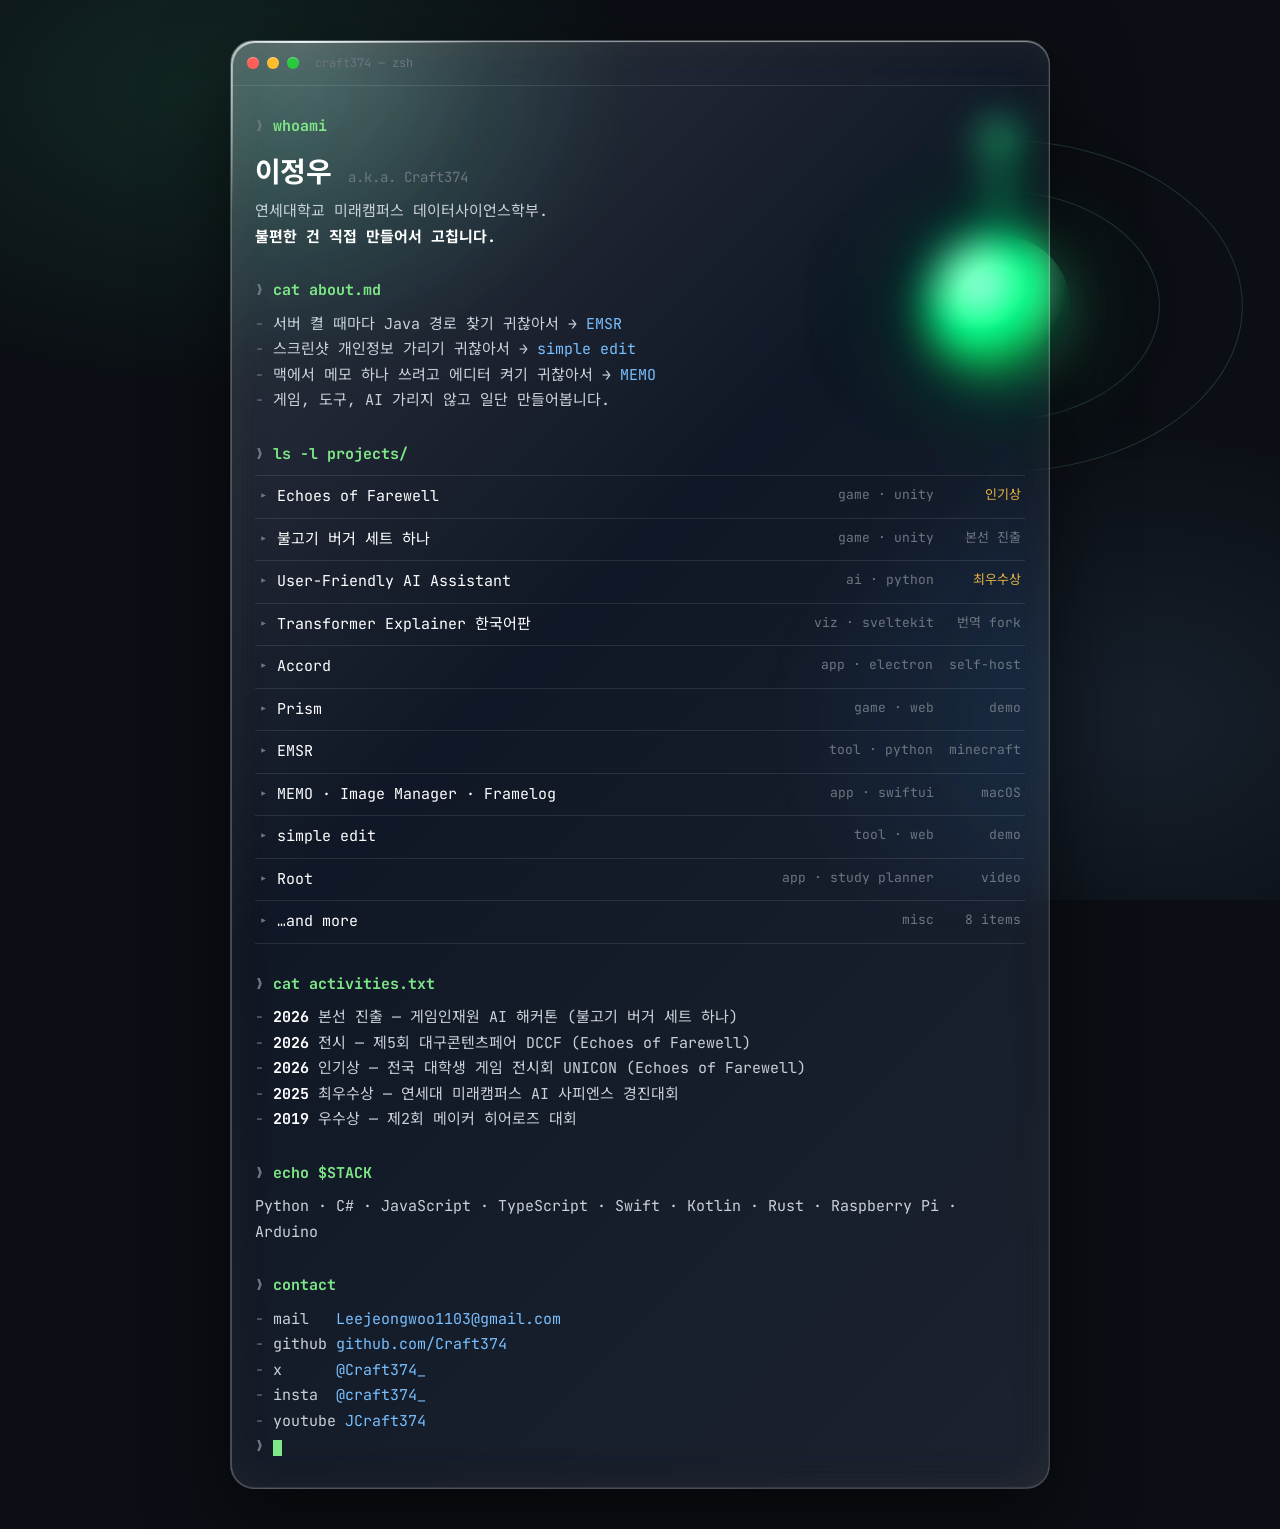
<file: index.html>
<!doctype html>
<html lang="ko">
  <head>
    <meta charset="UTF-8" />
    <meta name="viewport" content="width=device-width, initial-scale=1.0" />
    <title>Craft374 | Portfolio</title>
    <meta name="description" content="불편한 건 직접 만들어서 고치는 개발자 Craft374의 포트폴리오." />
    <meta name="theme-color" content="#0b0e14" />
    <link rel="preconnect" href="https://fonts.googleapis.com" />
    <link rel="preconnect" href="https://fonts.gstatic.com" crossorigin />
    <link
      href="https://fonts.googleapis.com/css2?family=JetBrains+Mono:wght@400;700&family=Noto+Sans+KR:wght@400;700&display=swap"
      rel="stylesheet"
    />
    <link rel="stylesheet" href="./styles.css" />
    <script defer src="./script.js"></script>
  </head>
  <body>
    <div class="orbit-system" aria-hidden="true">
      <span class="sun"></span>
      <span class="orbit orbit--outer"><span class="planet planet--outer"></span></span>
      <span class="orbit orbit--inner"><span class="planet planet--inner"></span></span>
    </div>
    <main class="term">
      <div class="bar" aria-hidden="true">
        <i></i><i></i><i></i><span>craft374 — zsh</span>
      </div>

      <section>
        <p class="cmd type"><span style="--n: 6">whoami</span></p>
        <h1>이정우 <small>a.k.a. Craft374</small></h1>
        <p>
          연세대학교 미래캠퍼스 데이터사이언스학부.<br />
          <b>불편한 건 직접 만들어서 고칩니다.</b>
        </p>
      </section>

      <section>
        <p class="cmd type"><span style="--n: 12">cat about.md</span></p>
        <ul class="plain">
          <li>서버 켤 때마다 Java 경로 찾기 귀찮아서 → <a href="#p-emsr">EMSR</a></li>
          <li>스크린샷 개인정보 가리기 귀찮아서 → <a href="#p-simple-edit">simple edit</a></li>
          <li>맥에서 메모 하나 쓰려고 에디터 켜기 귀찮아서 → <a href="#p-memo">MEMO</a></li>
          <li>게임, 도구, AI 가리지 않고 일단 만들어봅니다.</li>
        </ul>
      </section>

      <section>
        <p class="cmd type"><span style="--n: 15">ls -l projects/</span></p>

        <details id="p-echoes">
          <summary>
            <span class="n">Echoes of Farewell</span>
            <span class="t">game · unity</span>
            <span class="s award">인기상</span>
          </summary>
          <div class="body">
            <p>UNICON 2026(전국 대학생 게임 전시회)에서 인기상을 받은 팀 ASDF의 게임. 제5회 대구콘텐츠페어(DCCF 2026)에도 전시했습니다. 공식 웹사이트를 제작했습니다.</p>
            <img src="./assets/projects/echoes-banner.webp" alt="Echoes of Farewell 배너" loading="lazy" />
            <p class="links">
              <a href="https://echoes-of-farewell.kro.kr/" target="_blank" rel="noreferrer">Site</a>
              <a href="https://github.com/Craft374/EchoesOfFarewell_Website" target="_blank" rel="noreferrer">Site Code</a>
            </p>
          </div>
        </details>

        <details id="p-burger">
          <summary>
            <span class="n">불고기 버거 세트 하나</span>
            <span class="t">game · unity</span>
            <span class="s">본선 진출</span>
          </summary>
          <div class="body">
            <p>20대·40대·80대를 차례로 살며 같은 키오스크 앞에 서는 1인칭 3D 스토리 게임. 세대 간 디지털 격차를 플레이로 겪게 합니다. 게임인재원 AI 해커톤 본선작.</p>
            <p class="links"><a href="https://github.com/YoungGong0601/TestHackKaTon" target="_blank" rel="noreferrer">GitHub</a></p>
          </div>
        </details>

        <details id="p-assistant">
          <summary>
            <span class="n">User-Friendly AI Assistant</span>
            <span class="t">ai · python</span>
            <span class="s award">최우수상</span>
          </summary>
          <div class="body">
            <p>macOS 작업(앱 실행, 배경화면, 웹 검색, 시스템 제어)을 자연어로 연결한 AI 비서. AI 사피엔스 경진대회 최우수상.</p>
            <img src="./assets/projects/assistant-demo.webp" alt="AI Assistant 화면" loading="lazy" />
            <p class="links"><a href="https://github.com/Craft374/User-Friendly-AI-Assistant" target="_blank" rel="noreferrer">GitHub</a></p>
          </div>
        </details>

        <details id="p-transformer">
          <summary>
            <span class="n">Transformer Explainer 한국어판</span>
            <span class="t">viz · sveltekit</span>
            <span class="s">번역 fork</span>
          </summary>
          <div class="body">
            <p>GPT가 다음 토큰을 예측하는 과정을 브라우저에서 보여주는 인터랙티브 도구를 한국어로 옮겼습니다. 영어 GPT-2 대신 KoGPT2를 넣어서 한국어 문장을 직접 입력해 볼 수 있어요.</p>
            <p class="links">
              <a href="https://craft374.github.io/transformer-explainer-korean/" target="_blank" rel="noreferrer">Site</a>
              <a href="https://github.com/Craft374/transformer-explainer-korean" target="_blank" rel="noreferrer">GitHub</a>
            </p>
          </div>
        </details>

        <details id="p-accord">
          <summary>
            <span class="n">Accord</span>
            <span class="t">app · electron</span>
            <span class="s">self-host</span>
          </summary>
          <div class="body">
            <p>음성통화, 화면공유, 채팅, 마크다운 메모, 공동 그림판을 하나로 묶은 셀프 호스팅 협업 앱.</p>
            <p class="links">
              <a href="https://craft374.github.io/Accord/" target="_blank" rel="noreferrer">Site</a>
              <a href="https://github.com/Craft374/Accord" target="_blank" rel="noreferrer">GitHub</a>
            </p>
          </div>
        </details>

        <details id="p-prism">
          <summary>
            <span class="n">Prism</span>
            <span class="t">game · web</span>
            <span class="s">demo</span>
          </summary>
          <div class="body">
            <p>가상 PC 감성의 해킹 게임. 연세대 컴퓨팅사고 수업 프로젝트로 시작.</p>
            <img src="./assets/projects/prism-1.webp" alt="Prism 화면" loading="lazy" />
            <p class="links">
              <a href="https://github.com/Craft374/Prism" target="_blank" rel="noreferrer">GitHub</a>
              <a href="http://prism-project.kro.kr/" target="_blank" rel="noreferrer">Demo</a>
            </p>
          </div>
        </details>

        <details id="p-emsr">
          <summary>
            <span class="n">EMSR</span>
            <span class="t">tool · python</span>
            <span class="s">minecraft</span>
          </summary>
          <div class="body">
            <p>기존 Minecraft 서버를 불러와 실행하고 관리하는 로컬 도구. 설치와 관리를 한 화면으로.</p>
            <img src="./assets/projects/emsr-dashboard-1.webp" alt="EMSR 화면" loading="lazy" />
            <p class="links"><a href="https://github.com/Craft374/Minecraft_server_manger" target="_blank" rel="noreferrer">GitHub</a></p>
          </div>
        </details>

        <details id="p-memo">
          <summary>
            <span class="n">MEMO · Image Manager · Framelog</span>
            <span class="t">app · swiftui</span>
            <span class="s">macOS</span>
          </summary>
          <div class="body">
            <p>의존성 없는 macOS 네이티브 유틸리티 모음. 가벼운 메모 앱, 이미지 병합·정리·편집 도구, 행사 사진 정리 앱.</p>
            <p class="links">
              <a href="https://github.com/Craft374/memo" target="_blank" rel="noreferrer">MEMO</a>
              <a href="https://github.com/Craft374/MediaManger" target="_blank" rel="noreferrer">Image Manager</a>
            </p>
          </div>
        </details>

        <details id="p-simple-edit">
          <summary>
            <span class="n">simple edit</span>
            <span class="t">tool · web</span>
            <span class="s">demo</span>
          </summary>
          <div class="body">
            <p>이미지를 붙여넣고 필요한 부분을 빠르게 가린 뒤 복사하는 웹 편집기.</p>
            <img src="./assets/projects/simple-edit-1.webp" alt="simple edit 화면" loading="lazy" />
            <p class="links">
              <a href="https://craft374.github.io/simple_edit/" target="_blank" rel="noreferrer">Demo</a>
              <a href="https://github.com/Craft374/simple_edit" target="_blank" rel="noreferrer">GitHub</a>
            </p>
          </div>
        </details>


        <details id="p-root">
          <summary>
            <span class="n">Root</span>
            <span class="t">app · study planner</span>
            <span class="s">video</span>
          </summary>
          <div class="body">
            <p>스터디 플래너 앱.</p>
            <p class="links">
              <a href="https://github.com/Craft374/Yangil_Study_Planner" target="_blank" rel="noreferrer">GitHub</a>
              <a href="https://www.youtube.com/watch?v=mkcbecmEHtA" target="_blank" rel="noreferrer">Video</a>
            </p>
          </div>
        </details>

        <details id="p-more">
          <summary>
            <span class="n">…and more</span>
            <span class="t">misc</span>
            <span class="s">8 items</span>
          </summary>
          <div class="body">
            <ul class="plain">
              <li>Electron Expansion — 입자로 원소를, 원소로 태양계를 만드는 증분 게임 <em>(in progress)</em></li>
              <li>Game Library — 개인 게임 노트 사이트 <a href="http://game-info.kro.kr/" target="_blank" rel="noreferrer">Site</a></li>
              <li>Pyojeol-checker — 멜로디 유사도 분석 <a href="https://github.com/Craft374/Scientific_Task_Study" target="_blank" rel="noreferrer">GitHub</a></li>
              <li>adofai_maplist — 게임 맵 파일 정리 <a href="https://github.com/Craft374/adofai_maplist" target="_blank" rel="noreferrer">GitHub</a></li>
              <li>Dos Game — 터미널 게임 실험 <a href="https://github.com/Craft374/Dos_Game" target="_blank" rel="noreferrer">GitHub</a></li>
              <li>Arona Support — 캐릭터형 AI 비서 <em>(in progress)</em></li>
              <li>Story Archive — Ren'Py 스토리 아카이브 <em>(in progress)</em></li>
              <li>news-pick — 경제 뉴스 모음 <em>(private)</em></li>
            </ul>
          </div>
        </details>
      </section>

      <section>
        <p class="cmd type"><span style="--n: 18">cat activities.txt</span></p>
        <ul class="plain">
          <li><b>2026</b> 본선 진출 — 게임인재원 AI 해커톤 (불고기 버거 세트 하나)</li>
          <li><b>2026</b> 전시 — 제5회 대구콘텐츠페어 DCCF (Echoes of Farewell)</li>
          <li><b>2026</b> 인기상 — 전국 대학생 게임 전시회 UNICON (Echoes of Farewell)</li>
          <li><b>2025</b> 최우수상 — 연세대 미래캠퍼스 AI 사피엔스 경진대회</li>
          <li><b>2019</b> 우수상 — 제2회 메이커 히어로즈 대회</li>
        </ul>
      </section>

      <section>
        <p class="cmd type"><span style="--n: 11">echo $STACK</span></p>
        <p>Python · C# · JavaScript · TypeScript · Swift · Kotlin · Rust · Raspberry Pi · Arduino</p>
      </section>

      <section>
        <p class="cmd type"><span style="--n: 7">contact</span></p>
        <ul class="plain">
          <li>mail&nbsp;&nbsp;&nbsp;<a href="mailto:Leejeongwoo1103@gmail.com">Leejeongwoo1103@gmail.com</a></li>
          <li>github&nbsp;<a href="https://github.com/Craft374" target="_blank" rel="noreferrer">github.com/Craft374</a></li>
          <li>x&nbsp;&nbsp;&nbsp;&nbsp;&nbsp;&nbsp;<a href="https://x.com/Craft374_" target="_blank" rel="noreferrer">@Craft374_</a></li>
          <li>insta&nbsp;&nbsp;<a href="https://www.instagram.com/craft374_/" target="_blank" rel="noreferrer">@craft374_</a></li>
          <li>youtube&nbsp;<a href="https://youtube.com/c/JCraft374" target="_blank" rel="noreferrer">JCraft374</a></li>
        </ul>
        <p class="cmd"><span class="cursor"></span></p>
      </section>
    </main>
  </body>
</html>
</file>
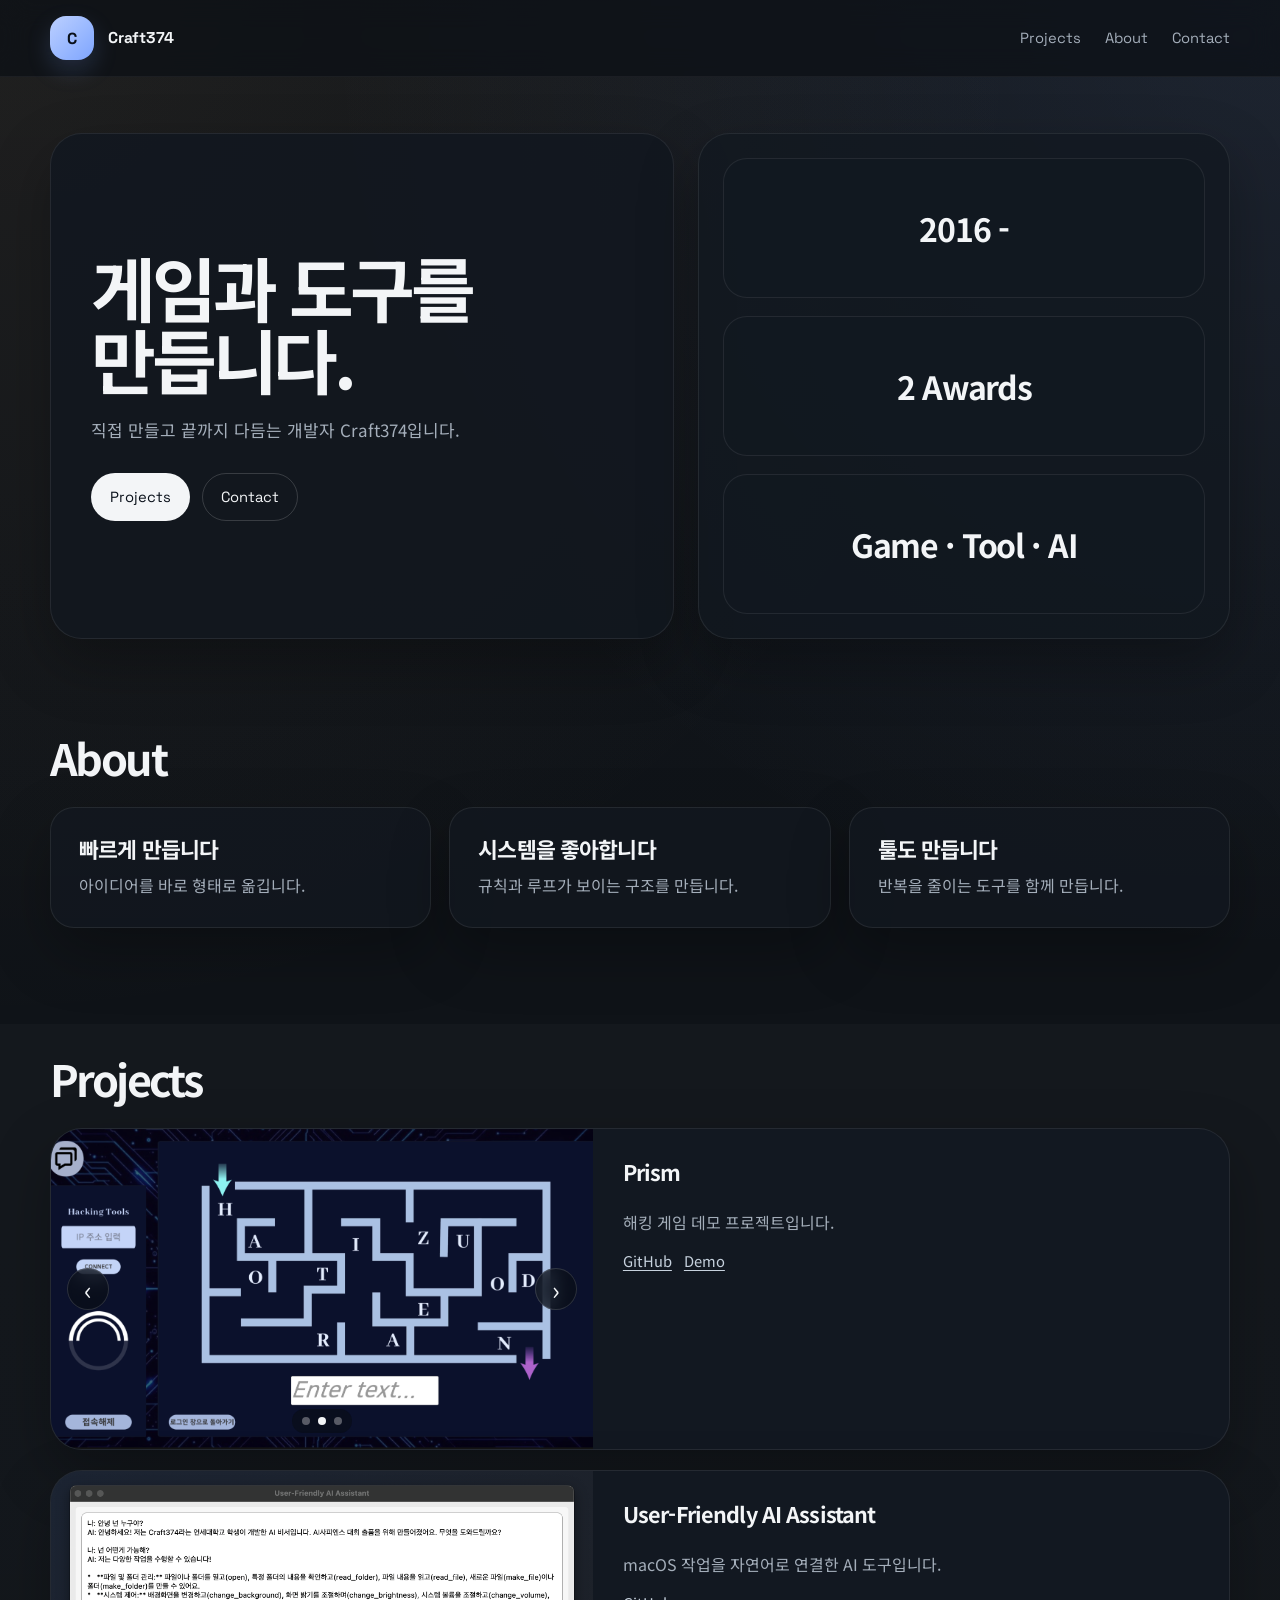
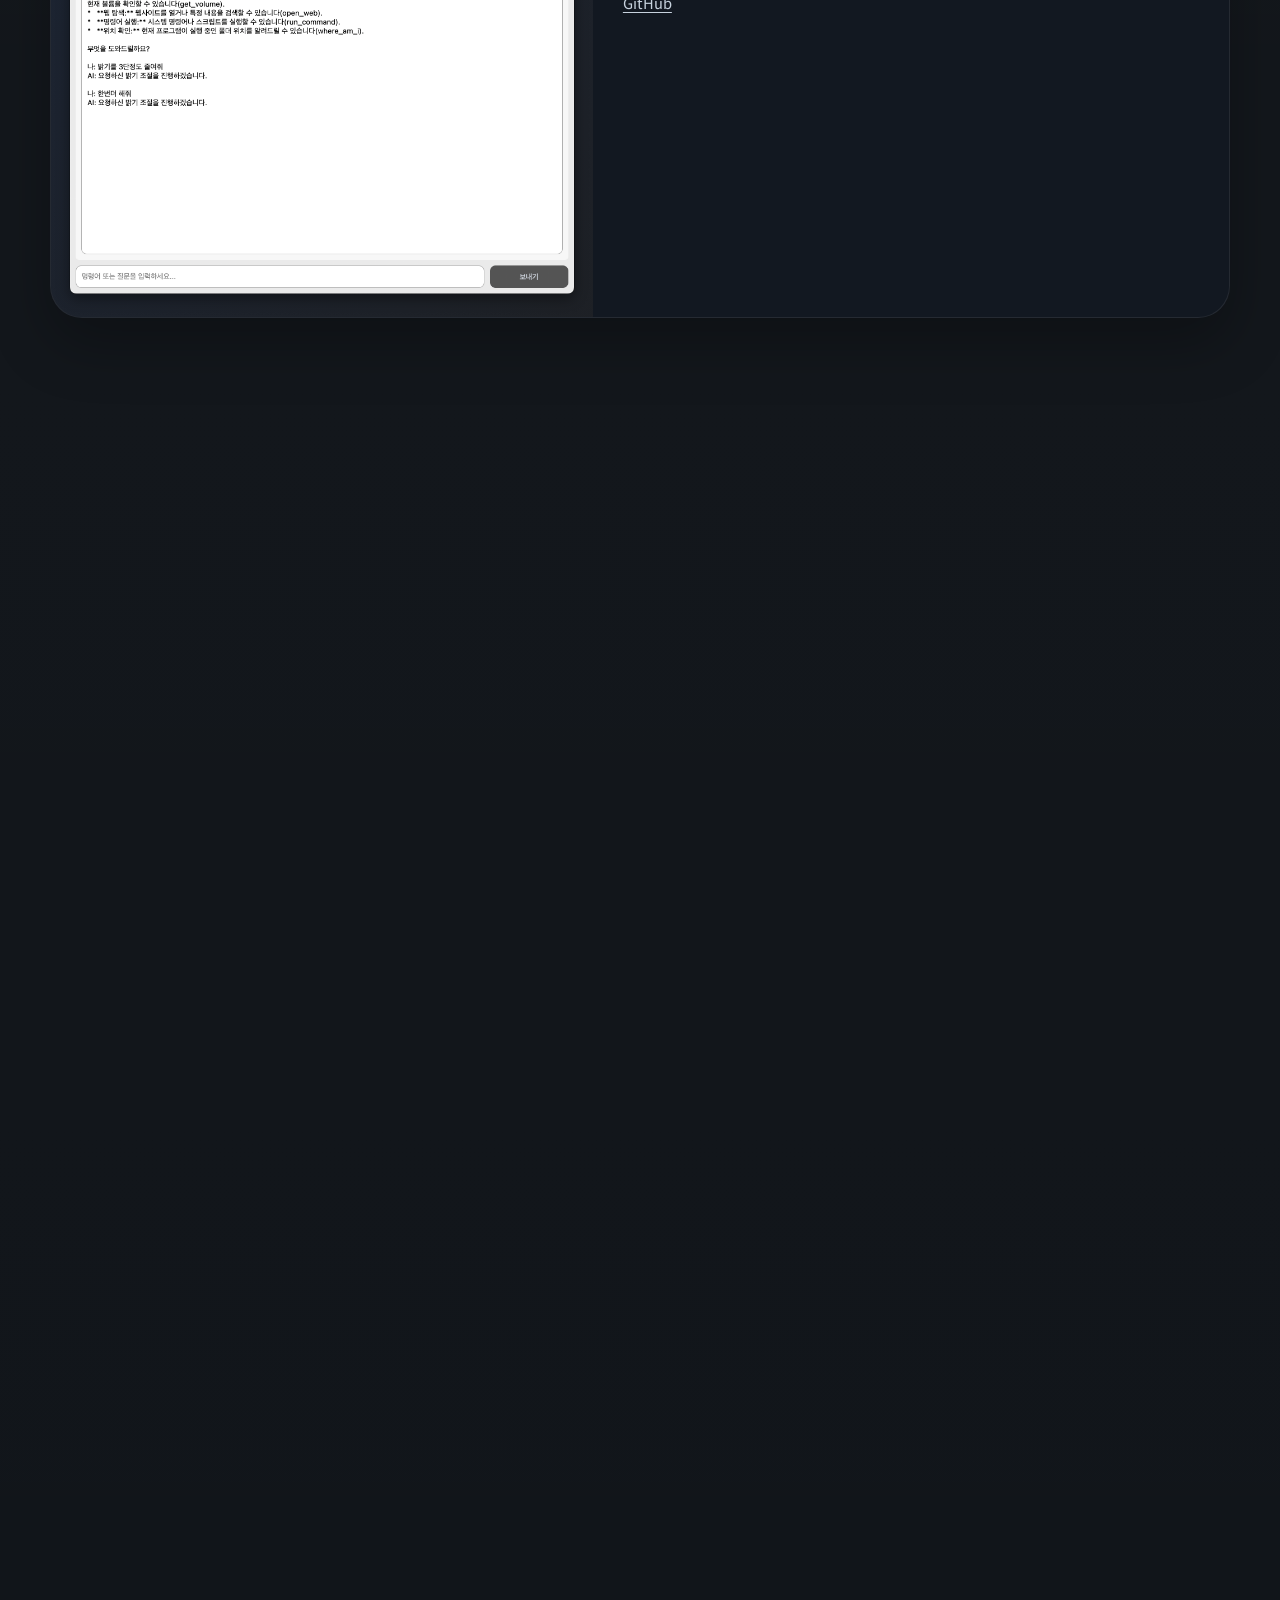
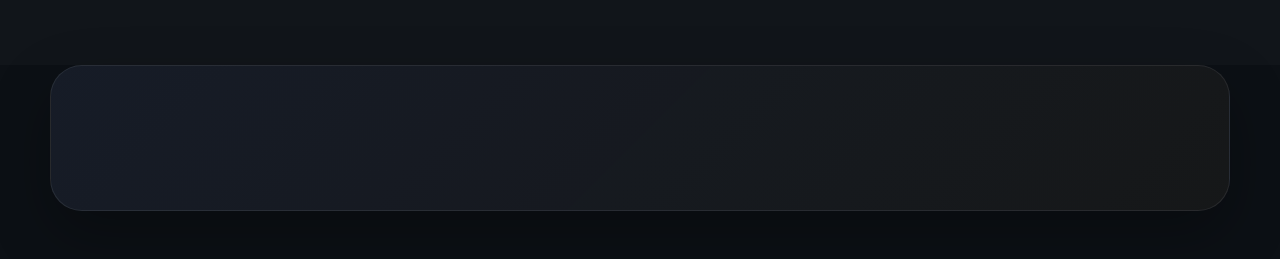
<file: legacy/previous/index.html>
<!doctype html>
<html lang="ko">
  <head>
    <meta charset="UTF-8" />
    <meta
      name="viewport"
      content="width=device-width, initial-scale=1.0"
    />
    <title>Craft374 | Portfolio</title>
    <meta
      name="description"
      content="Craft374의 프로젝트와 작업을 담은 포트폴리오."
    />
    <meta name="theme-color" content="#0c1015" />
    <link rel="preconnect" href="https://fonts.googleapis.com" />
    <link rel="preconnect" href="https://fonts.gstatic.com" crossorigin />
    <link
      href="https://fonts.googleapis.com/css2?family=Noto+Sans+KR:wght@400;500;700;800&family=Space+Grotesk:wght@500;700&display=swap"
      rel="stylesheet"
    />
    <link rel="stylesheet" href="./styles.css" />
    <script defer src="./script.js"></script>
  </head>
  <body>
    <header class="site-header">
      <div class="shell site-header__inner">
        <a class="brand" href="#top" aria-label="맨 위로 이동">
          <span class="brand__mark">C</span>
          <span class="brand__text">
            <strong>Craft374</strong>
          </span>
        </a>

        <button
          class="nav-toggle"
          type="button"
          aria-expanded="false"
          aria-controls="site-nav"
          aria-label="메뉴 열기"
        >
          <span></span>
          <span></span>
        </button>

        <nav class="site-nav" id="site-nav" aria-label="주요 메뉴">
          <a href="#projects" data-nav-link>Projects</a>
          <a href="#about" data-nav-link>About</a>
          <a href="#contact" data-nav-link>Contact</a>
        </nav>
      </div>
    </header>

    <main id="top">
      <section class="hero" id="intro">
        <div class="shell hero__inner">
          <div class="hero__copy" data-reveal>
            <h1>
              게임과 도구를
              <br />
              만듭니다.
            </h1>
            <p class="hero__lede">
              직접 만들고 끝까지 다듬는 개발자 Craft374입니다.
            </p>

            <div class="hero__actions">
              <a class="button button--primary" href="#projects">Projects</a>
              <a class="button button--secondary" href="#contact">Contact</a>
            </div>
          </div>

          <aside class="hero__panel" data-reveal>
            <div class="hero-facts">
              <article class="hero-card hero-card--stat">
                <strong>2016 -</strong>
              </article>
              <article class="hero-card hero-card--stat">
                <strong>2 Awards</strong>
              </article>
              <article class="hero-card hero-card--stat">
                <strong>Game · Tool · AI</strong>
              </article>
            </div>
          </aside>
        </div>
      </section>

      <section class="section" id="about">
        <div class="shell">
          <div class="section-heading" data-reveal>
            <h2>About</h2>
          </div>

          <div class="summary-grid">
            <article class="summary-card" data-reveal>
              <h3>빠르게 만듭니다</h3>
              <p>아이디어를 바로 형태로 옮깁니다.</p>
            </article>

            <article class="summary-card" data-reveal>
              <h3>시스템을 좋아합니다</h3>
              <p>규칙과 루프가 보이는 구조를 만듭니다.</p>
            </article>

            <article class="summary-card" data-reveal>
              <h3>툴도 만듭니다</h3>
              <p>반복을 줄이는 도구를 함께 만듭니다.</p>
            </article>
          </div>
        </div>
      </section>

      <section class="section section--soft" id="projects">
        <div class="shell">
          <div class="section-heading" data-reveal>
            <h2>Projects</h2>
          </div>

          <div class="project-list">
            <article class="project-card" data-reveal>
              <div class="project-card__media">
                <div class="project-carousel" data-carousel>
                  <div class="project-carousel__track">
                    <figure class="project-carousel__slide is-active">
                      <img
                        src="../../assets/projects/prism-1.webp"
                        alt="Prism 프로젝트 화면 1"
                        loading="lazy"
                      />
                    </figure>
                    <figure class="project-carousel__slide">
                      <img
                        src="../../assets/projects/prism-2.webp"
                        alt="Prism 프로젝트 화면 2"
                        loading="lazy"
                      />
                    </figure>
                    <figure class="project-carousel__slide">
                      <img
                        src="../../assets/projects/prism-3.webp"
                        alt="Prism 프로젝트 화면 3"
                        loading="lazy"
                      />
                    </figure>
                  </div>
                  <button class="project-carousel__button project-carousel__button--prev" type="button" data-carousel-prev aria-label="이전 이미지">
                    <span aria-hidden="true">‹</span>
                  </button>
                  <button class="project-carousel__button project-carousel__button--next" type="button" data-carousel-next aria-label="다음 이미지">
                    <span aria-hidden="true">›</span>
                  </button>
                  <div class="project-carousel__dots">
                    <button class="project-carousel__dot is-active" type="button" data-carousel-dot="0" aria-label="Prism 이미지 1"></button>
                    <button class="project-carousel__dot" type="button" data-carousel-dot="1" aria-label="Prism 이미지 2"></button>
                    <button class="project-carousel__dot" type="button" data-carousel-dot="2" aria-label="Prism 이미지 3"></button>
                  </div>
                </div>
              </div>

              <div class="project-card__body">
                <h3>Prism</h3>
                <p>해킹 게임 데모 프로젝트입니다.</p>
                <div class="project-card__actions">
                  <a href="https://github.com/Craft374/Prism" target="_blank" rel="noreferrer">
                    GitHub
                  </a>
                  <a href="http://prism-project.kro.kr/" target="_blank" rel="noreferrer">
                    Demo
                  </a>
                </div>
              </div>
            </article>

            <article class="project-card" data-reveal>
              <div class="project-card__media">
                <img
                  src="../../assets/projects/assistant-demo.webp"
                  alt="User-Friendly AI Assistant 대표 화면"
                  loading="lazy"
                />
              </div>

              <div class="project-card__body">
                <h3>User-Friendly AI Assistant</h3>
                <p>macOS 작업을 자연어로 연결한 AI 도구입니다.</p>
                <div class="project-card__actions">
                  <a
                    href="https://github.com/Craft374/User-Friendly-AI-Assistant"
                    target="_blank"
                    rel="noreferrer"
                  >
                    GitHub
                  </a>
                </div>
              </div>
            </article>

            <article class="project-card" data-reveal>
              <div class="project-card__media project-card__media--root">
                <div class="video-frame">
                  <iframe
                    src="https://www.youtube-nocookie.com/embed/mkcbecmEHtA?rel=0&modestbranding=1"
                    title="Root 프로젝트 영상"
                    loading="lazy"
                    allow="accelerometer; autoplay; clipboard-write; encrypted-media; gyroscope; picture-in-picture; web-share"
                    referrerpolicy="strict-origin-when-cross-origin"
                    allowfullscreen
                  ></iframe>
                </div>
              </div>

              <div class="project-card__body">
                <h3>Root</h3>
                <p>스터디 플래너 앱 프로젝트입니다.</p>
                <div class="project-card__actions">
                  <a
                    href="https://github.com/Craft374/Yangil_Study_Planner"
                    target="_blank"
                    rel="noreferrer"
                  >
                    GitHub
                  </a>
                  <a
                    href="https://www.youtube.com/watch?v=mkcbecmEHtA"
                    target="_blank"
                    rel="noreferrer"
                  >
                    Video
                  </a>
                </div>
              </div>
            </article>

            <article class="project-card" data-reveal>
              <div class="project-card__media">
                <div class="project-carousel" data-carousel>
                  <div class="project-carousel__track">
                    <figure class="project-carousel__slide is-active">
                      <img
                        src="../../assets/projects/emsr-dashboard-1.webp"
                        alt="EMSR 프로젝트 화면 1"
                        loading="lazy"
                      />
                    </figure>
                    <figure class="project-carousel__slide">
                      <img
                        src="../../assets/projects/emsr-dashboard-2.webp"
                        alt="EMSR 프로젝트 화면 2"
                        loading="lazy"
                      />
                    </figure>
                    <figure class="project-carousel__slide">
                      <img
                        src="../../assets/projects/emsr-dashboard-3.webp"
                        alt="EMSR 프로젝트 화면 3"
                        loading="lazy"
                      />
                    </figure>
                  </div>
                  <button class="project-carousel__button project-carousel__button--prev" type="button" data-carousel-prev aria-label="이전 이미지">
                    <span aria-hidden="true">‹</span>
                  </button>
                  <button class="project-carousel__button project-carousel__button--next" type="button" data-carousel-next aria-label="다음 이미지">
                    <span aria-hidden="true">›</span>
                  </button>
                  <div class="project-carousel__dots">
                    <button class="project-carousel__dot is-active" type="button" data-carousel-dot="0" aria-label="EMSR 이미지 1"></button>
                    <button class="project-carousel__dot" type="button" data-carousel-dot="1" aria-label="EMSR 이미지 2"></button>
                    <button class="project-carousel__dot" type="button" data-carousel-dot="2" aria-label="EMSR 이미지 3"></button>
                  </div>
                </div>
              </div>

              <div class="project-card__body">
                <h3>EMSR</h3>
                <p>서버 설치와 관리를 한 화면으로 묶은 툴입니다.</p>
                <div class="project-card__actions">
                  <a
                    href="https://github.com/Craft374/Minecraft_server_manger"
                    target="_blank"
                    rel="noreferrer"
                  >
                    GitHub
                  </a>
                </div>
              </div>
            </article>
          </div>

          <div class="minor-projects" data-reveal>
            <h3 class="minor-projects__title">More</h3>
            <div class="minor-projects__grid">
              <article class="minor-card">
                <div class="minor-card__meta">
                  <span>In Progress</span>
                  <span>Character AI</span>
                </div>
                <h4>Arona Support</h4>
                <p>화면 이해, 음성, 감정 표현을 엮는 캐릭터형 AI 비서 프로젝트.</p>
                <div class="minor-card__actions">
                  <span>In Progress</span>
                </div>
              </article>

              <article class="minor-card">
                <div class="minor-card__meta">
                  <span>Rebuild Track</span>
                  <span>Incremental Game</span>
                </div>
                <h4>Electron Expansion</h4>
                <p>웹 공부와 함께 증분 게임 구조를 다시 설계하고 있는 실험 축.</p>
                <div class="minor-card__actions">
                  <span>In Progress</span>
                </div>
              </article>

              <article class="minor-card">
                <div class="minor-card__meta">
                  <span>In Progress</span>
                  <span>Narrative UI</span>
                </div>
                <h4>Story Archive</h4>
                <p>Ren'Py로 게임식 대화 흐름과 감상 경험을 정리하는 진행형 프로젝트.</p>
                <div class="minor-card__actions">
                  <span>In Progress</span>
                </div>
              </article>

              <article class="minor-card">
                <h4>simple edit</h4>
                <p>간단한 웹 이미지 편집 도구.</p>
                <div class="minor-card__actions">
                  <a href="https://craft374.github.io/simple_edit/" target="_blank" rel="noreferrer">Demo</a>
                  <a href="https://github.com/Craft374/simple_edit" target="_blank" rel="noreferrer">GitHub</a>
                </div>
              </article>

              <article class="minor-card">
                <h4>Game Library</h4>
                <p>개인 게임 노트 웹 프로젝트.</p>
                <div class="minor-card__actions">
                  <a href="http://game-info.kro.kr/" target="_blank" rel="noreferrer">Site</a>
                </div>
              </article>

              <article class="minor-card">
                <h4>adofai_maplist</h4>
                <p>게임 맵 파일 정리 도구.</p>
                <div class="minor-card__actions">
                  <a href="https://github.com/Craft374/adofai_maplist" target="_blank" rel="noreferrer">GitHub</a>
                </div>
              </article>

              <article class="minor-card">
                <h4>Pyojeol-checker</h4>
                <p>멜로디 유사도 분석 프로젝트.</p>
                <div class="minor-card__actions">
                  <a href="https://github.com/Craft374/Scientific_Task_Study" target="_blank" rel="noreferrer">GitHub</a>
                </div>
              </article>

              <article class="minor-card">
                <h4>Dos Game</h4>
                <p>터미널 기반 게임 실험작.</p>
                <div class="minor-card__actions">
                  <a href="https://github.com/Craft374/Dos_Game" target="_blank" rel="noreferrer">GitHub</a>
                </div>
              </article>

              <article class="minor-card">
                <h4>news-pick</h4>
                <p>경제 뉴스를 모아 보여주는 실험 프로젝트.</p>
                <div class="minor-card__actions">
                  <span>Private</span>
                </div>
              </article>
            </div>
          </div>
        </div>
      </section>
    </main>

    <footer class="contact" id="contact">
      <div class="shell contact__inner">
        <div class="contact__copy" data-reveal>
          <h2>Contact</h2>
          <p>메일이나 소셜로 연락 주세요.</p>
        </div>

        <div class="contact__actions" data-reveal>
          <a class="button button--primary" href="mailto:Leejeongwoo1103@gmail.com">
            Leejeongwoo1103@gmail.com
          </a>
          <a
            class="button button--secondary"
            href="https://github.com/Craft374"
            target="_blank"
            rel="noreferrer"
          >
            GitHub 보기
          </a>
          <a
            class="button button--secondary"
            href="https://www.instagram.com/craft374_/"
            target="_blank"
            rel="noreferrer"
          >
            Instagram
          </a>
          <a
            class="button button--secondary"
            href="https://x.com/Craft374_"
            target="_blank"
            rel="noreferrer"
          >
            X / Twitter
          </a>
        </div>
      </div>
    </footer>
  </body>
</html>
</file>
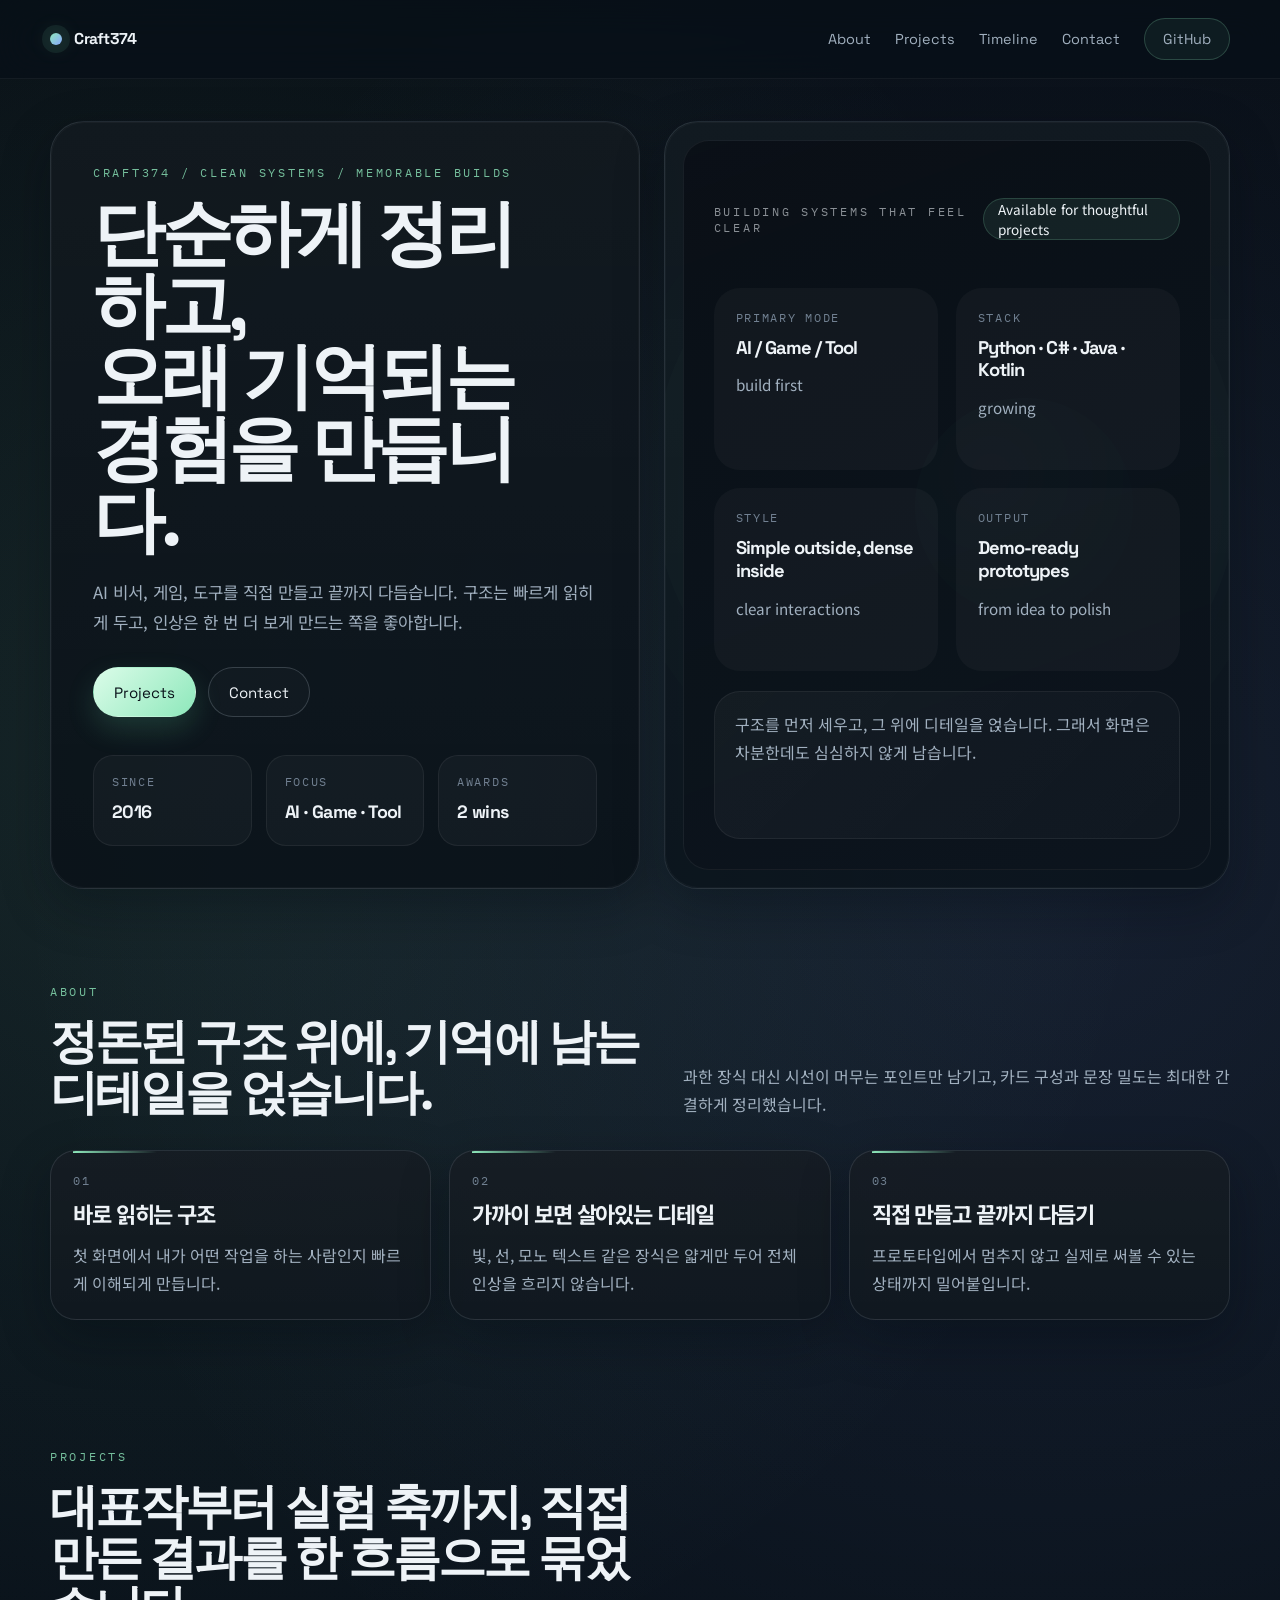
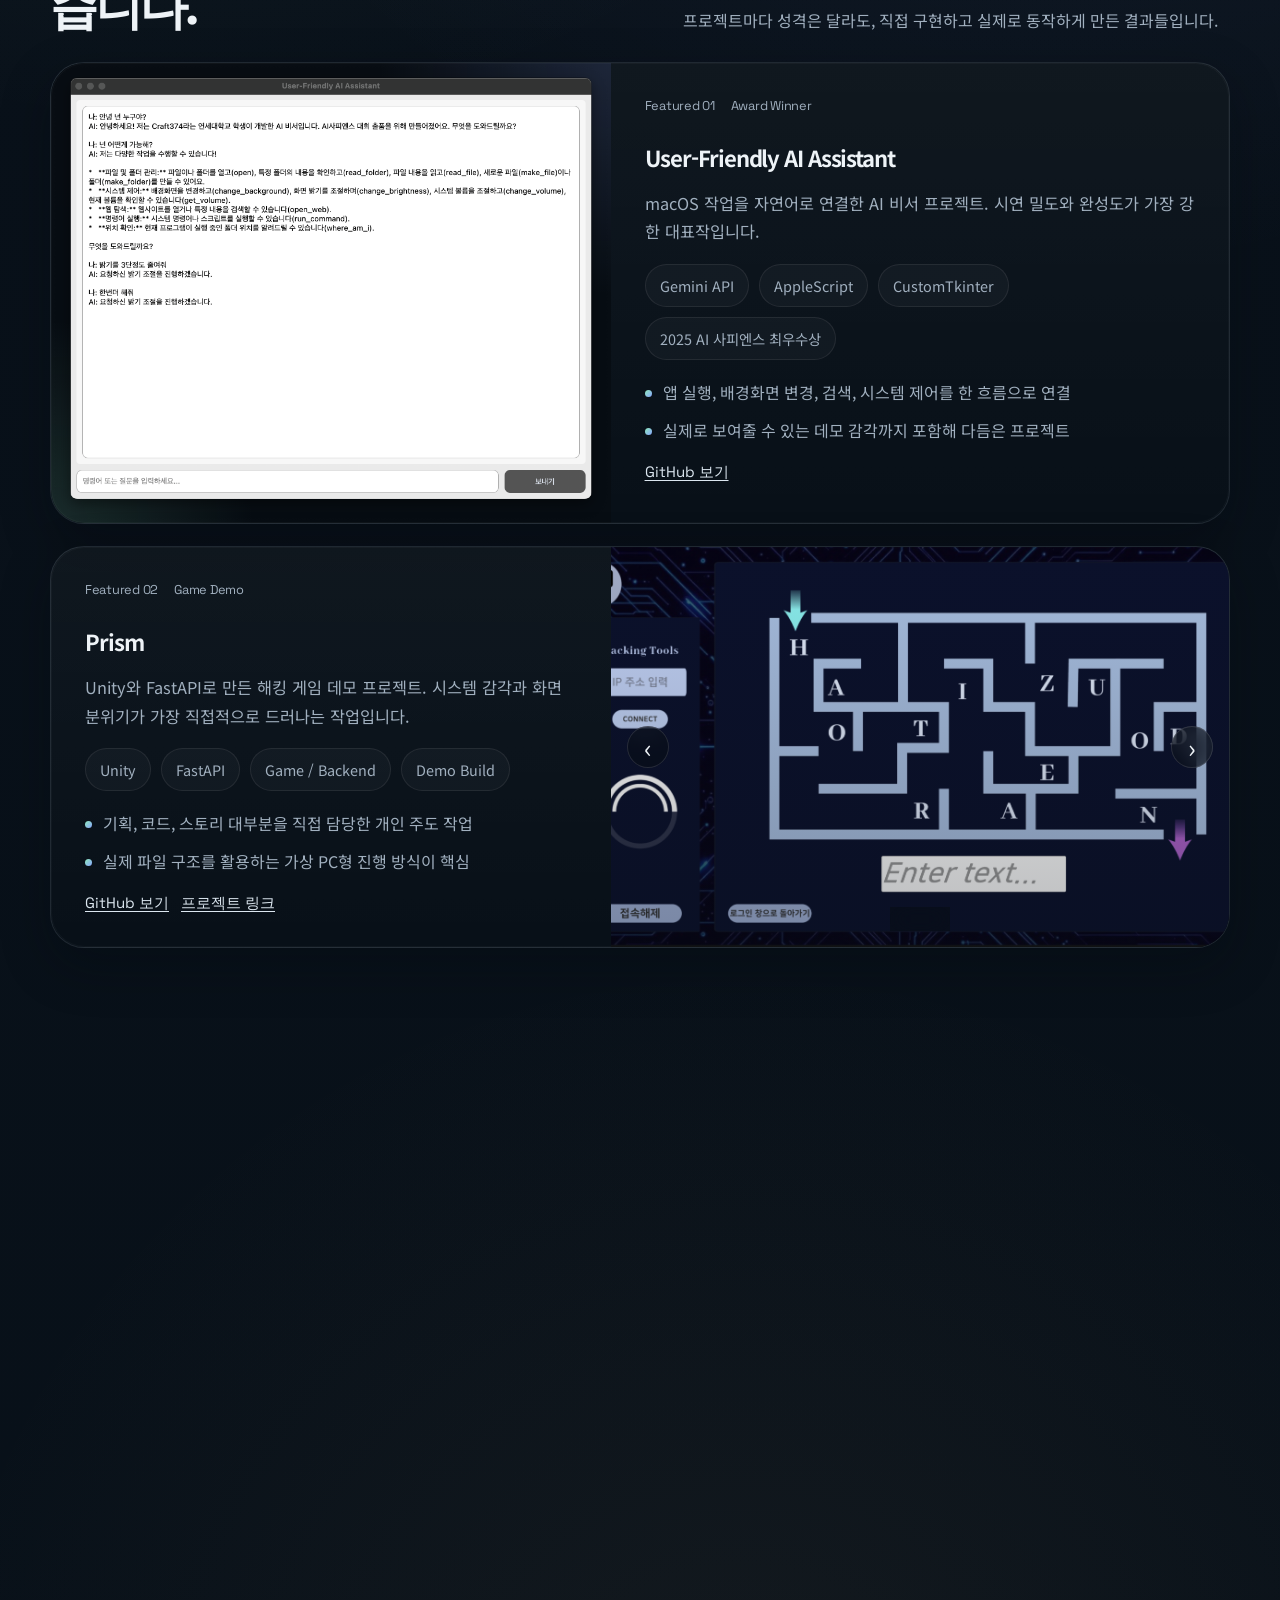
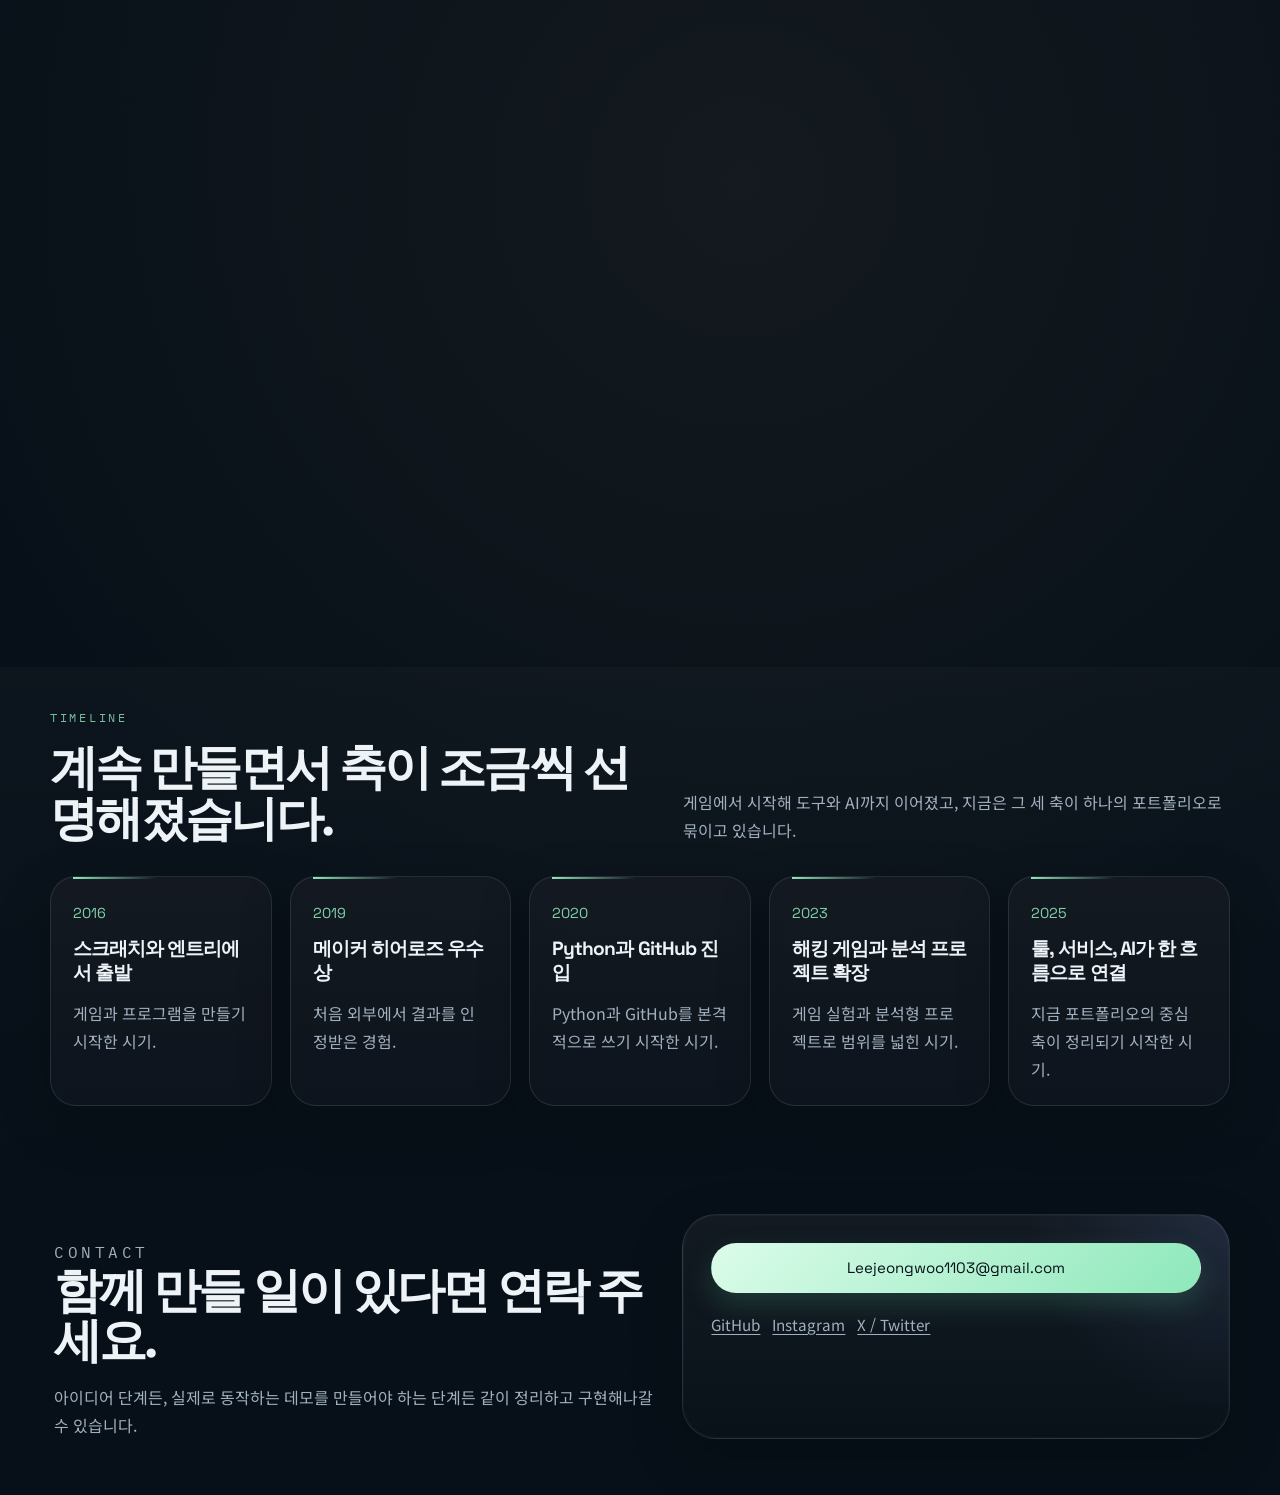
<file: legacy/remake/index.html>
<!doctype html>
<html lang="ko">
  <head>
    <meta charset="UTF-8" />
    <meta
      name="viewport"
      content="width=device-width, initial-scale=1.0"
    />
    <title>Craft374 | Remake Portfolio</title>
    <meta
      name="description"
      content="단순한 구조와 절제된 화려함을 함께 담은 Craft374의 포트폴리오."
    />
    <meta name="theme-color" content="#081018" />
    <link rel="preconnect" href="https://fonts.googleapis.com" />
    <link rel="preconnect" href="https://fonts.gstatic.com" crossorigin />
    <link
      href="https://fonts.googleapis.com/css2?family=IBM+Plex+Mono:wght@400;500&family=Noto+Sans+KR:wght@400;500;700;800&family=Space+Grotesk:wght@500;700&display=swap"
      rel="stylesheet"
    />
    <link rel="stylesheet" href="./styles.css" />
    <script defer src="./script.js"></script>
  </head>
  <body>
    <header class="site-header">
      <div class="shell site-header__inner">
        <a class="brand" href="#top" aria-label="맨 위로 이동">
          <span class="brand__dot"></span>
          <span class="brand__text">Craft374</span>
        </a>

        <button
          class="nav-toggle"
          type="button"
          aria-expanded="false"
          aria-controls="site-nav"
          aria-label="메뉴 열기"
        >
          <span></span>
          <span></span>
        </button>

        <nav class="site-nav" id="site-nav" aria-label="주요 메뉴">
          <a href="#about" data-nav-link>About</a>
          <a href="#projects" data-nav-link>Projects</a>
          <a href="#timeline" data-nav-link>Timeline</a>
          <a href="#contact" data-nav-link>Contact</a>
        </nav>

        <a
          class="site-header__cta"
          href="https://github.com/Craft374"
          target="_blank"
          rel="noreferrer"
        >
          GitHub
        </a>
      </div>
    </header>

    <main id="top">
      <section class="hero">
        <div class="shell hero__inner">
          <div class="hero__copy" data-reveal>
            <p class="eyebrow">CRAFT374 / CLEAN SYSTEMS / MEMORABLE BUILDS</p>
            <h1>
              단순하게 정리하고,
              <br />
              오래 기억되는 경험을 만듭니다.
            </h1>
            <p class="hero__lede">
              AI 비서, 게임, 도구를 직접 만들고 끝까지 다듬습니다.
              구조는 빠르게 읽히게 두고, 인상은 한 번 더 보게 만드는 쪽을 좋아합니다.
            </p>

            <div class="hero__actions">
              <a class="button button--primary" href="#projects">Projects</a>
              <a class="button button--secondary" href="#contact">Contact</a>
            </div>

            <ul class="hero__meta">
              <li>
                <span>Since</span>
                <strong>2016</strong>
              </li>
              <li>
                <span>Focus</span>
                <strong>AI · Game · Tool</strong>
              </li>
              <li>
                <span>Awards</span>
                <strong>2 wins</strong>
              </li>
            </ul>
          </div>

          <div class="hero__stage" data-reveal>
            <div class="hero__orbit" aria-hidden="true">
              <span class="hero__halo hero__halo--outer"></span>
              <span class="hero__halo hero__halo--inner"></span>
              <span class="hero__core"></span>
            </div>

            <div class="stage-panel">
              <div class="stage-panel__top">
                <p class="eyebrow eyebrow--muted">BUILDING SYSTEMS THAT FEEL CLEAR</p>
                <span class="stage-panel__status">Available for thoughtful projects</span>
              </div>

              <div class="stage-grid">
                <article class="stage-card">
                  <span>Primary Mode</span>
                  <strong>AI / Game / Tool</strong>
                  <p>build first</p>
                </article>

                <article class="stage-card">
                  <span>Stack</span>
                  <strong>Python · C# · Java · Kotlin</strong>
                  <p>growing</p>
                </article>

                <article class="stage-card">
                  <span>Style</span>
                  <strong>Simple outside, dense inside</strong>
                  <p>clear interactions</p>
                </article>

                <article class="stage-card">
                  <span>Output</span>
                  <strong>Demo-ready prototypes</strong>
                  <p>from idea to polish</p>
                </article>
              </div>

              <div class="stage-panel__foot">
                구조를 먼저 세우고, 그 위에 디테일을 얹습니다.
                그래서 화면은 차분한데도 심심하지 않게 남습니다.
              </div>
            </div>
          </div>
        </div>
      </section>

      <section class="section" id="about">
        <div class="shell section-intro">
          <div class="section-heading" data-reveal>
            <p class="eyebrow">ABOUT</p>
            <h2>정돈된 구조 위에, 기억에 남는 디테일을 얹습니다.</h2>
          </div>

          <div class="section-copy" data-reveal>
            <p>
              과한 장식 대신 시선이 머무는 포인트만 남기고,
              카드 구성과 문장 밀도는 최대한 간결하게 정리했습니다.
            </p>
          </div>
        </div>

        <div class="shell manifesto">
          <article class="manifesto-card" data-reveal>
            <span class="manifesto-card__index">01</span>
            <h3>바로 읽히는 구조</h3>
            <p>첫 화면에서 내가 어떤 작업을 하는 사람인지 빠르게 이해되게 만듭니다.</p>
          </article>

          <article class="manifesto-card" data-reveal>
            <span class="manifesto-card__index">02</span>
            <h3>가까이 보면 살아있는 디테일</h3>
            <p>빛, 선, 모노 텍스트 같은 장식은 얇게만 두어 전체 인상을 흐리지 않습니다.</p>
          </article>

          <article class="manifesto-card" data-reveal>
            <span class="manifesto-card__index">03</span>
            <h3>직접 만들고 끝까지 다듬기</h3>
            <p>프로토타입에서 멈추지 않고 실제로 써볼 수 있는 상태까지 밀어붙입니다.</p>
          </article>
        </div>
      </section>

      <section class="section section--projects" id="projects">
        <div class="shell section-intro section-intro--projects">
          <div class="section-heading" data-reveal>
            <p class="eyebrow">PROJECTS</p>
            <h2>대표작부터 실험 축까지, 직접 만든 결과를 한 흐름으로 묶었습니다.</h2>
          </div>

          <div class="section-copy" data-reveal>
            <p>프로젝트마다 성격은 달라도, 직접 구현하고 실제로 동작하게 만든 결과들입니다.</p>
          </div>
        </div>

        <div class="shell featured-list">
          <article class="featured-card" data-reveal>
            <div class="featured-card__media">
              <figure class="featured-card__poster">
                <img
                  src="../../assets/projects/assistant-demo.webp"
                  alt="User-Friendly AI Assistant 대표 화면"
                  loading="lazy"
                />
              </figure>
            </div>

            <div class="featured-card__body">
              <div class="featured-card__eyebrow">
                <span>Featured 01</span>
                <span>Award Winner</span>
              </div>
              <h3>User-Friendly AI Assistant</h3>
              <p class="featured-card__summary">
                macOS 작업을 자연어로 연결한 AI 비서 프로젝트.
                시연 밀도와 완성도가 가장 강한 대표작입니다.
              </p>
              <ul class="tag-list">
                <li>Gemini API</li>
                <li>AppleScript</li>
                <li>CustomTkinter</li>
                <li>2025 AI 사피엔스 최우수상</li>
              </ul>
              <ul class="point-list">
                <li>앱 실행, 배경화면 변경, 검색, 시스템 제어를 한 흐름으로 연결</li>
                <li>실제로 보여줄 수 있는 데모 감각까지 포함해 다듬은 프로젝트</li>
              </ul>
              <div class="project-links">
                <a href="https://github.com/Craft374/User-Friendly-AI-Assistant" target="_blank" rel="noreferrer">
                  GitHub 보기
                </a>
              </div>
            </div>
          </article>

          <article class="featured-card featured-card--reverse" data-reveal>
            <div class="featured-card__media">
              <div class="project-carousel" data-carousel>
                <div class="project-carousel__track">
                  <figure class="project-carousel__slide is-active">
                    <img
                      src="../../assets/projects/prism-1.webp"
                      alt="Prism 프로젝트 화면 1"
                      loading="lazy"
                    />
                  </figure>
                  <figure class="project-carousel__slide">
                    <img
                      src="../../assets/projects/prism-2.webp"
                      alt="Prism 프로젝트 화면 2"
                      loading="lazy"
                    />
                  </figure>
                  <figure class="project-carousel__slide">
                    <img
                      src="../../assets/projects/prism-3.webp"
                      alt="Prism 프로젝트 화면 3"
                      loading="lazy"
                    />
                  </figure>
                </div>
                <button class="project-carousel__button project-carousel__button--prev" type="button" data-carousel-prev aria-label="이전 이미지">
                  <span aria-hidden="true">‹</span>
                </button>
                <button class="project-carousel__button project-carousel__button--next" type="button" data-carousel-next aria-label="다음 이미지">
                  <span aria-hidden="true">›</span>
                </button>
                <div class="project-carousel__dots">
                  <button class="project-carousel__dot is-active" type="button" data-carousel-dot="0" aria-label="Prism 이미지 1"></button>
                  <button class="project-carousel__dot" type="button" data-carousel-dot="1" aria-label="Prism 이미지 2"></button>
                  <button class="project-carousel__dot" type="button" data-carousel-dot="2" aria-label="Prism 이미지 3"></button>
                </div>
              </div>
            </div>

            <div class="featured-card__body">
              <div class="featured-card__eyebrow">
                <span>Featured 02</span>
                <span>Game Demo</span>
              </div>
              <h3>Prism</h3>
              <p class="featured-card__summary">
                Unity와 FastAPI로 만든 해킹 게임 데모 프로젝트.
                시스템 감각과 화면 분위기가 가장 직접적으로 드러나는 작업입니다.
              </p>
              <ul class="tag-list">
                <li>Unity</li>
                <li>FastAPI</li>
                <li>Game / Backend</li>
                <li>Demo Build</li>
              </ul>
              <ul class="point-list">
                <li>기획, 코드, 스토리 대부분을 직접 담당한 개인 주도 작업</li>
                <li>실제 파일 구조를 활용하는 가상 PC형 진행 방식이 핵심</li>
              </ul>
              <div class="project-links">
                <a href="https://github.com/Craft374/Prism" target="_blank" rel="noreferrer">
                  GitHub 보기
                </a>
                <a href="http://prism-project.kro.kr/" target="_blank" rel="noreferrer">
                  프로젝트 링크
                </a>
              </div>
            </div>
          </article>

          <article class="featured-card" data-reveal>
            <div class="featured-card__media">
              <div class="project-carousel" data-carousel>
                <div class="project-carousel__track">
                  <figure class="project-carousel__slide is-active">
                    <img
                      src="../../assets/projects/emsr-dashboard-1.webp"
                      alt="EMSR 프로젝트 화면 1"
                      loading="lazy"
                    />
                  </figure>
                  <figure class="project-carousel__slide">
                    <img
                      src="../../assets/projects/emsr-dashboard-2.webp"
                      alt="EMSR 프로젝트 화면 2"
                      loading="lazy"
                    />
                  </figure>
                  <figure class="project-carousel__slide">
                    <img
                      src="../../assets/projects/emsr-dashboard-3.webp"
                      alt="EMSR 프로젝트 화면 3"
                      loading="lazy"
                    />
                  </figure>
                </div>
                <button class="project-carousel__button project-carousel__button--prev" type="button" data-carousel-prev aria-label="이전 이미지">
                  <span aria-hidden="true">‹</span>
                </button>
                <button class="project-carousel__button project-carousel__button--next" type="button" data-carousel-next aria-label="다음 이미지">
                  <span aria-hidden="true">›</span>
                </button>
                <div class="project-carousel__dots">
                  <button class="project-carousel__dot is-active" type="button" data-carousel-dot="0" aria-label="EMSR 이미지 1"></button>
                  <button class="project-carousel__dot" type="button" data-carousel-dot="1" aria-label="EMSR 이미지 2"></button>
                  <button class="project-carousel__dot" type="button" data-carousel-dot="2" aria-label="EMSR 이미지 3"></button>
                </div>
              </div>
            </div>

            <div class="featured-card__body">
              <div class="featured-card__eyebrow">
                <span>Featured 03</span>
                <span>Tooling</span>
              </div>
              <h3>EMSR</h3>
              <p class="featured-card__summary">
                서버 설치, JDK 처리, 상태 확인을 묶은 로컬 서버 관리 툴.
                실사용성 중심으로 계속 다듬은 프로젝트입니다.
              </p>
              <ul class="tag-list">
                <li>Python</li>
                <li>Forge / Fabric / Paper</li>
                <li>Local Tool</li>
                <li>Server Workflow</li>
              </ul>
              <ul class="point-list">
                <li>설치, 실행, 상태 확인, 관리 명령을 한 화면에서 처리</li>
                <li>버전과 JDK 문제를 직접 해결하며 실제 사용 흐름을 정리</li>
              </ul>
              <div class="project-links">
                <a href="https://github.com/Craft374/Minecraft_server_manger" target="_blank" rel="noreferrer">
                  GitHub 보기
                </a>
              </div>
            </div>
          </article>
        </div>

        <div class="shell compact-section">
          <div class="compact-section__heading" data-reveal>
            <p class="eyebrow">SELECTED TRACKS</p>
            <h3>깔끔하게 훑히는 나머지 프로젝트들.</h3>
          </div>

          <div class="compact-grid">
            <article class="compact-card" data-reveal>
              <div class="compact-card__visual">
                <img
                  src="../../assets/projects/game-library-1.webp"
                  alt="Game Library 대표 화면"
                  loading="lazy"
                />
              </div>
              <div class="compact-card__body">
                <div class="compact-card__meta">
                  <span>Service</span>
                  <span>Live</span>
                </div>
                <h4>Game Library</h4>
                <p>개인 게임 노트를 서비스형 웹으로 확장하고 있는 프로젝트.</p>
                <a href="http://game-info.kro.kr/" target="_blank" rel="noreferrer">서비스 보기</a>
              </div>
            </article>

            <article class="compact-card" data-reveal>
              <div class="compact-card__visual">
                <img
                  src="../../assets/projects/simple-edit-1.webp"
                  alt="simple edit 대표 화면"
                  loading="lazy"
                />
              </div>
              <div class="compact-card__body">
                <div class="compact-card__meta">
                  <span>Utility</span>
                  <span>React</span>
                </div>
                <h4>simple edit</h4>
                <p>복사와 붙여넣기 흐름에 집중한 초간단 웹 기반 이미지 편집 도구.</p>
                <a href="https://craft374.github.io/simple_edit/" target="_blank" rel="noreferrer">데모 보기</a>
              </div>
            </article>

            <article class="compact-card" data-reveal>
              <div class="compact-card__visual">
                <img
                  src="../../assets/projects/electron-expansion-1.webp"
                  alt="Electron Expansion 대표 화면"
                  loading="lazy"
                />
              </div>
              <div class="compact-card__body">
                <div class="compact-card__meta">
                  <span>Rebuild Track</span>
                  <span>In Progress</span>
                </div>
                <h4>Electron Expansion</h4>
                <p>증분 게임 구조를 웹 공부와 함께 다시 설계하고 있는 실험 축.</p>
                <span class="compact-card__status">재설계 중</span>
              </div>
            </article>

            <article class="compact-card compact-card--text" data-reveal>
              <div class="compact-card__body">
                <div class="compact-card__meta">
                  <span>App</span>
                  <span>Planner</span>
                </div>
                <h4>Root</h4>
                <p>배포와 홍보 영상까지 준비했던 스터디 플래너 앱 프로젝트.</p>
                <a href="https://github.com/Craft374/Yangil_Study_Planner" target="_blank" rel="noreferrer">GitHub 보기</a>
              </div>
            </article>

            <article class="compact-card compact-card--text" data-reveal>
              <div class="compact-card__body">
                <div class="compact-card__meta">
                  <span>Research</span>
                  <span>Algorithm</span>
                </div>
                <h4>Pyojeol-checker</h4>
                <p>멜로디를 정규화하고 유사도를 계산하는 음악 분석 프로젝트.</p>
                <a href="https://github.com/Craft374/Scientific_Task_Study" target="_blank" rel="noreferrer">GitHub 보기</a>
              </div>
            </article>
          </div>
        </div>
      </section>

      <section class="section section--timeline" id="timeline">
        <div class="shell section-intro">
          <div class="section-heading" data-reveal>
            <p class="eyebrow">TIMELINE</p>
            <h2>계속 만들면서 축이 조금씩 선명해졌습니다.</h2>
          </div>

          <div class="section-copy" data-reveal>
            <p>게임에서 시작해 도구와 AI까지 이어졌고, 지금은 그 세 축이 하나의 포트폴리오로 묶이고 있습니다.</p>
          </div>
        </div>

        <div class="shell timeline-list">
          <article class="timeline-card" data-reveal>
            <span class="timeline-card__year">2016</span>
            <h3>스크래치와 엔트리에서 출발</h3>
            <p>게임과 프로그램을 만들기 시작한 시기.</p>
          </article>

          <article class="timeline-card" data-reveal>
            <span class="timeline-card__year">2019</span>
            <h3>메이커 히어로즈 우수상</h3>
            <p>처음 외부에서 결과를 인정받은 경험.</p>
          </article>

          <article class="timeline-card" data-reveal>
            <span class="timeline-card__year">2020</span>
            <h3>Python과 GitHub 진입</h3>
            <p>Python과 GitHub를 본격적으로 쓰기 시작한 시기.</p>
          </article>

          <article class="timeline-card" data-reveal>
            <span class="timeline-card__year">2023</span>
            <h3>해킹 게임과 분석 프로젝트 확장</h3>
            <p>게임 실험과 분석형 프로젝트로 범위를 넓힌 시기.</p>
          </article>

          <article class="timeline-card" data-reveal>
            <span class="timeline-card__year">2025</span>
            <h3>툴, 서비스, AI가 한 흐름으로 연결</h3>
            <p>지금 포트폴리오의 중심 축이 정리되기 시작한 시기.</p>
          </article>
        </div>
      </section>
    </main>

    <footer class="contact" id="contact">
      <div class="shell contact__inner">
        <div class="contact__copy" data-reveal>
          <p class="eyebrow">CONTACT</p>
          <h2>함께 만들 일이 있다면 연락 주세요.</h2>
          <p>
            아이디어 단계든, 실제로 동작하는 데모를 만들어야 하는 단계든
            같이 정리하고 구현해나갈 수 있습니다.
          </p>
        </div>

        <div class="contact__panel" data-reveal>
          <a class="button button--primary button--full" href="mailto:Leejeongwoo1103@gmail.com">
            Leejeongwoo1103@gmail.com
          </a>

          <div class="contact__links">
            <a href="https://github.com/Craft374" target="_blank" rel="noreferrer">GitHub</a>
            <a href="https://www.instagram.com/craft374_/" target="_blank" rel="noreferrer">Instagram</a>
            <a href="https://x.com/Craft374_" target="_blank" rel="noreferrer">X / Twitter</a>
          </div>
        </div>
      </div>
    </footer>
  </body>
</html>
</file>
<file: styles.css>
:root {
  color-scheme: dark;
  --bg: #0b0e14;
  --ink: #c9d1d9;
  --dim: #6e7681;
  --line: rgba(255, 255, 255, 0.1);
  --green: #7ee787;
  --amber: #e3b341;
  --blue: #79c0ff;
  /* 감쇠 1.0 스프링(출렁임 없음): x = 1-(1+ωt)e^-ωt */
  --spring: linear(0, 0.113 7.1%, 0.317 14.3%, 0.511 21.4%, 0.666 28.6%, 0.778 35.7%, 0.856 42.9%, 0.908 50%, 0.942 57.1%, 0.964 64.3%, 0.978 71.4%, 0.986 78.6%, 0.992 85.7%, 0.995 92.9%, 1);
}

* { box-sizing: border-box; }

body {
  margin: 0;
  padding: 16px;
  min-height: 100vh;
  background:
    radial-gradient(60vmax 40vmax at 15% 10%, rgba(62, 207, 142, 0.12), transparent 60%),
    radial-gradient(50vmax 40vmax at 90% 80%, rgba(121, 192, 255, 0.1), transparent 60%),
    var(--bg);
  background-attachment: fixed;
  color: var(--ink);
  font: 15px/1.7 "JetBrains Mono", "Noto Sans KR", monospace;
}

a { color: var(--blue); text-decoration: none; }
a:hover { text-decoration: underline; }
b { color: #fff; }
em { color: var(--dim); font-style: normal; }
p { margin: 0 0 8px; }

/* ── liquid glass window ── */
.term {
  position: relative;
  z-index: 1;
  max-width: 820px;
  margin: 24px auto;
  overflow: hidden;
  border: 1px solid rgba(255, 255, 255, 0.18);
  border-radius: 24px;
  background: linear-gradient(135deg, rgba(255, 255, 255, 0.16), rgba(255, 255, 255, 0.03) 40%, rgba(255, 255, 255, 0.08));
  backdrop-filter: blur(20px) saturate(220%) brightness(1.12);
  box-shadow:
    inset 0 1px 1px rgba(255, 255, 255, 0.55),
    inset 1px 0 0 rgba(255, 255, 255, 0.16),
    inset 0 -1px 1px rgba(255, 255, 255, 0.12),
    inset 0 0 40px rgba(255, 255, 255, 0.05),
    0 30px 80px rgba(0, 0, 0, 0.5);
}
/* 포인터를 따라다니는 빛(면) — 짧은 스프링으로 즉각 추적 */
.term::before {
  content: "";
  position: absolute;
  top: 0;
  left: 0;
  width: 640px;
  height: 640px;
  border-radius: 50%;
  pointer-events: none;
  background: radial-gradient(closest-side, rgba(255, 255, 255, 0.2), rgba(255, 255, 255, 0.05) 60%, transparent);
  transform: translate(calc(var(--mx, 70) * 1px - 320px), calc(var(--my, 0) * 1px - 320px));
  transition: transform 0.14s var(--spring);
}
/* 포인터 근처 가장자리가 밝아지는 림 라이트 */
.term::after {
  content: "";
  position: absolute;
  inset: 0;
  border-radius: inherit;
  padding: 1.5px;
  pointer-events: none;
  background: radial-gradient(260px circle at calc(var(--mx, 70) * 1px) calc(var(--my, 0) * 1px), rgba(255, 255, 255, 0.85), transparent 70%);
  -webkit-mask: linear-gradient(#000 0 0) content-box, linear-gradient(#000 0 0);
  -webkit-mask-composite: xor;
  mask: linear-gradient(#000 0 0) content-box exclude, linear-gradient(#000 0 0);
}
.term > * { position: relative; }
.term > section { padding: 0 24px; margin: 28px 0; }

.bar {
  display: flex;
  align-items: center;
  gap: 8px;
  padding: 12px 16px;
  border-bottom: 1px solid var(--line);
  color: var(--dim);
  font-size: 12px;
}
.bar i { width: 12px; height: 12px; border-radius: 50%; background: #3a4250; box-shadow: inset 0 1px 0 rgba(255, 255, 255, 0.35); }
.bar i:nth-child(1) { background: #ff5f56; }
.bar i:nth-child(2) { background: #ffbd2e; }
.bar i:nth-child(3) { background: #27c93f; }
.bar span { margin-left: 8px; }

.cmd { margin: 0 0 8px; color: var(--green); font-weight: 700; }
.cmd::before { content: "❯ "; color: var(--dim); }

h1 { margin: 0 0 4px; font-size: 28px; letter-spacing: -0.02em; color: #fff; }
h1 small { font-size: 14px; letter-spacing: 0; color: var(--dim); font-weight: 400; }

ul.plain { margin: 0; padding: 0; list-style: none; }
ul.plain li::before { content: "- "; color: var(--dim); }

/* ── projects ── */
details { border-top: 1px solid var(--line); }
details:last-child { border-bottom: 1px solid var(--line); }

summary {
  position: relative;
  isolation: isolate;
  display: grid;
  grid-template-columns: 1fr auto auto;
  gap: 16px;
  padding: 8px 4px;
  cursor: pointer;
  list-style: none;
}
summary::-webkit-details-marker { display: none; }
summary:focus-visible { outline: 1px solid var(--green); }
/* 호버 시 유리 알약 */
summary::before {
  content: "";
  position: absolute;
  inset: 2px -8px;
  z-index: -1;
  border-radius: 12px;
  background: linear-gradient(180deg, rgba(255, 255, 255, 0.14), rgba(255, 255, 255, 0.05));
  box-shadow: inset 0 1px 1px rgba(255, 255, 255, 0.4), 0 4px 16px rgba(0, 0, 0, 0.25);
  opacity: 0;
  transition: opacity 0.25s var(--spring);
}
summary:hover::before { opacity: 1; }
summary .n { color: #fff; transition: transform 0.35s var(--spring); }
summary .n::before { content: "▸ "; color: var(--dim); }
details[open] summary .n::before { content: "▾ "; color: var(--green); }
summary:hover .n { transform: translateX(4px); }
summary .t { color: var(--dim); font-size: 13px; }
summary .s { min-width: 5.5em; text-align: right; color: var(--dim); font-size: 13px; }
summary .s.award { color: var(--amber); }

.body {
  margin: 4px 0 14px 16px;
  padding: 12px 16px 4px;
  border-radius: 14px;
  background: linear-gradient(180deg, rgba(255, 255, 255, 0.09), rgba(255, 255, 255, 0.03));
  box-shadow: inset 0 1px 1px rgba(255, 255, 255, 0.3);
}
.body img {
  display: block;
  max-width: 100%;
  margin: 8px 0;
  border: 1px solid var(--line);
  border-radius: 10px;
  transition: transform 0.4s var(--spring);
}
.body img:hover { transform: scale(1.015); }
.links { display: flex; gap: 16px; }
.links a::before { content: "["; color: var(--dim); }
.links a::after { content: "]"; color: var(--dim); }
.links a:hover { color: var(--green); text-decoration: none; }

/* 열고 닫기 높이 전환 (미지원 브라우저는 즉시 전환) */
details { interpolate-size: allow-keywords; }
details::details-content {
  height: 0;
  overflow: clip;
  transition: height 0.45s var(--spring), content-visibility 0.45s allow-discrete;
}
details[open]::details-content { height: auto; }

.cursor {
  display: inline-block;
  width: 9px;
  height: 1.1em;
  vertical-align: text-bottom;
  background: var(--green);
  animation: blink 1.1s steps(1) infinite;
}

/* ── 배경 궤도 (레거시 hero) ── */
.orbit-system { position: fixed; top: 34%; left: calc(50% + 360px); width: 0; height: 0; pointer-events: none; z-index: 0; animation: drift linear both; animation-timeline: scroll(root); }
.sun {
  position: absolute;
  width: clamp(120px, 11vw, 176px);
  aspect-ratio: 1;
  border-radius: 50%;
  transform: translate(-50%, -50%);
  background: radial-gradient(circle at 34% 34%, rgba(239, 255, 246, 0.92) 0%, rgba(183, 255, 220, 0.9) 18%, rgba(79, 225, 154, 0.86) 43%, rgba(16, 113, 71, 0.58) 68%, rgba(16, 113, 71, 0) 100%);
  box-shadow: 0 0 42px rgba(62, 207, 142, 0.34), 0 0 110px rgba(62, 207, 142, 0.18), 0 0 190px rgba(62, 207, 142, 0.12);
  animation: breathe 7.6s ease-in-out infinite;
}
.orbit { position: absolute; border-radius: 50%; border: 1px solid rgba(146, 255, 205, 0.16); transform: translate(-50%, -50%); animation: spin 16s linear infinite; }
.orbit--outer { width: clamp(380px, 38vw, 560px); height: clamp(250px, 26vw, 360px); }
.orbit--inner { width: clamp(248px, 25vw, 372px); height: clamp(170px, 18vw, 252px); animation-duration: 10.5s; animation-direction: reverse; }
.planet {
  position: absolute;
  left: 50%;
  top: 0;
  aspect-ratio: 1;
  border-radius: 50%;
  transform: translate(-50%, -50%);
  background: radial-gradient(circle at 32% 32%, rgba(244, 255, 248, 0.96) 0%, rgba(173, 255, 212, 0.92) 28%, rgba(56, 190, 124, 0.9) 66%, rgba(17, 77, 49, 0.92) 100%);
  box-shadow: 0 0 18px rgba(105, 255, 184, 0.48), 0 0 46px rgba(62, 207, 142, 0.26);
}
.planet--outer { width: clamp(22px, 2vw, 28px); }
.planet--inner { width: clamp(14px, 1.4vw, 18px); }

/* ── 등장 모션 (script.js가 .js/.in 부여) ── */
.type span {
  display: inline-block;
  overflow: hidden;
  white-space: nowrap;
  vertical-align: bottom;
  width: calc(var(--n) * 1ch);
  animation: typing 0.7s steps(var(--n)) 0.2s backwards;
}
.js .rv:not(.in) .type span { animation: none; width: 0; }
.js .rv > :not(.cmd) { opacity: 0; transform: translateY(8px); transition: opacity 0.5s var(--spring) 0.4s, transform 0.5s var(--spring) 0.4s; }
.js .rv.in > :not(.cmd) { opacity: 1; transform: none; }
.js .rv.in > details { transition-delay: calc(var(--i, 0) * 60ms + 350ms); }

@keyframes typing { from { width: 0; } }
@keyframes blink { 50% { opacity: 0; } }
@keyframes spin { to { transform: translate(-50%, -50%) rotate(360deg); } }
@keyframes breathe { 50% { transform: translate(-50%, -50%) scale(1.04); } }
@keyframes drift { to { transform: translateY(-120px); } }

/* 동작 줄이기: 이동·회전·오버슛 제거, 투명도 전환만 남김 */
@media (prefers-reduced-motion: reduce) {
  .sun, .orbit, .orbit-system, .cursor, .type span { animation: none; }
  .term::before, .term::after { display: none; }
  .js .rv > :not(.cmd), .js .rv.in > :not(.cmd), summary:hover .n, .body img:hover { transform: none; }
  details::details-content { transition: none; }
}

@media (max-width: 600px) {
  body { padding: 0; font-size: 14px; }
  .term { margin: 0; border-radius: 0; border-width: 0; }
  .term > section { padding: 0 16px; }
  .orbit-system { left: 50%; top: 22%; }
  summary { grid-template-columns: 1fr auto; }
  summary .t { display: none; }
}
</file>
<file: legacy/previous/styles.css>
:root {
  --bg: #0c1015;
  --bg-soft: #11161d;
  --surface: rgba(18, 24, 32, 0.88);
  --surface-strong: #121821;
  --ink: #f3f5f7;
  --ink-soft: #a4aeba;
  --line: rgba(255, 255, 255, 0.08);
  --line-strong: rgba(255, 255, 255, 0.16);
  --accent: #8eb0ff;
  --accent-soft: rgba(142, 176, 255, 0.14);
  --accent-warm: #d3a56c;
  --shadow: 0 24px 60px rgba(0, 0, 0, 0.28);
  --radius-xl: 32px;
  --radius-lg: 24px;
  --radius-md: 18px;
  --radius-sm: 12px;
  --max-width: 1180px;
  --transition: 220ms ease;
}

*,
*::before,
*::after {
  box-sizing: border-box;
}

html {
  scroll-behavior: smooth;
}

body {
  margin: 0;
  font-family:
    "Noto Sans KR",
    "Apple SD Gothic Neo",
    "Malgun Gothic",
    sans-serif;
  color: var(--ink);
  background:
    radial-gradient(circle at top left, rgba(211, 165, 108, 0.08), transparent 28%),
    radial-gradient(circle at top right, rgba(142, 176, 255, 0.1), transparent 26%),
    linear-gradient(180deg, rgba(255, 255, 255, 0.02), rgba(255, 255, 255, 0)),
    var(--bg);
  text-rendering: optimizeLegibility;
  -webkit-font-smoothing: antialiased;
}

body.is-nav-open {
  overflow: hidden;
}

img {
  display: block;
  max-width: 100%;
}

a {
  color: inherit;
  text-decoration: none;
}

button {
  font: inherit;
  border: 0;
  background: none;
  cursor: pointer;
}

::selection {
  color: #ffffff;
  background: var(--accent);
}

.shell {
  width: min(calc(100% - 40px), var(--max-width));
  margin: 0 auto;
}

.site-header {
  position: sticky;
  top: 0;
  z-index: 30;
  padding: 16px 0;
  backdrop-filter: blur(14px);
  background: rgba(12, 16, 21, 0.72);
  border-bottom: 1px solid rgba(255, 255, 255, 0.05);
}

.site-header__inner {
  display: flex;
  align-items: center;
  gap: 24px;
}

.brand {
  display: inline-flex;
  align-items: center;
  gap: 14px;
  min-width: 0;
}

.brand__mark {
  display: grid;
  place-items: center;
  width: 44px;
  height: 44px;
  border-radius: 16px;
  font-family: "Space Grotesk", sans-serif;
  font-size: 1rem;
  font-weight: 700;
  color: #09101a;
  background: linear-gradient(135deg, #bcd0ff, #7ea5ff);
  box-shadow: 0 10px 24px rgba(126, 165, 255, 0.18);
}

.brand__text {
  display: block;
}

.brand__text strong,
.site-nav a,
.button {
  font-family: "Space Grotesk", sans-serif;
}

.brand__text strong {
  display: block;
  font-size: 0.98rem;
}

.site-nav {
  display: flex;
  align-items: center;
  gap: 24px;
  margin-left: auto;
}

.site-nav a {
  font-size: 0.92rem;
  color: var(--ink-soft);
  transition: color var(--transition);
}

.site-nav a:hover {
  color: var(--ink);
}

.nav-toggle {
  display: none;
  width: 46px;
  height: 46px;
  align-items: center;
  justify-content: center;
  flex-direction: column;
  gap: 5px;
  margin-left: auto;
  border: 1px solid var(--line);
  border-radius: 16px;
}

.nav-toggle span {
  width: 18px;
  height: 2px;
  border-radius: 999px;
  background: var(--ink);
  transition: transform var(--transition), opacity var(--transition);
}

.section {
  padding: 32px 0 96px;
}

.section--soft {
  background: rgba(255, 255, 255, 0.02);
}

.hero {
  padding: 56px 0 64px;
}

.hero__inner {
  display: grid;
  grid-template-columns: minmax(0, 1.08fr) minmax(340px, 0.92fr);
  gap: 24px;
  align-items: stretch;
}

.hero__copy,
.hero__panel,
.summary-card,
.project-card,
.contact__inner {
  border: 1px solid var(--line);
  box-shadow: var(--shadow);
}

.hero__copy {
  display: flex;
  flex-direction: column;
  justify-content: center;
  background: rgba(18, 24, 32, 0.9);
  border-radius: var(--radius-xl);
  padding: 40px;
}

.hero__panel {
  height: 100%;
  background: rgba(18, 24, 32, 0.76);
  border-radius: var(--radius-xl);
  padding: 24px;
}

.hero__copy h1,
.section-heading h2,
.contact__copy h2 {
  margin: 0;
  font-size: clamp(2.5rem, 5.5vw, 4.8rem);
  line-height: 1.02;
  letter-spacing: -0.06em;
}

.section-heading h2,
.contact__copy h2 {
  font-size: clamp(1.8rem, 4vw, 2.7rem);
}

.hero__lede,
.project-card__body p,
.summary-card p,
.contact__copy p {
  margin: 0;
  font-size: 1rem;
  line-height: 1.7;
  color: var(--ink-soft);
}

.hero__lede {
  max-width: 39rem;
  margin-top: 22px;
  font-size: 1.06rem;
}

.hero__actions,
.project-card__actions,
.contact__actions {
  display: flex;
  flex-wrap: wrap;
  gap: 12px;
}

.hero__actions {
  margin-top: 28px;
}

.button {
  display: inline-flex;
  align-items: center;
  justify-content: center;
  min-height: 48px;
  padding: 0 18px;
  border-radius: 999px;
  border: 1px solid transparent;
  font-size: 0.92rem;
  transition:
    transform var(--transition),
    background var(--transition),
    border-color var(--transition);
}

.button:hover {
  transform: translateY(-1px);
}

.button--primary {
  color: #09101a;
  background: #f3f5f7;
}

.button--secondary {
  color: var(--ink);
  background: transparent;
  border-color: var(--line-strong);
}

.hero__panel {
  display: grid;
  gap: 18px;
}

.hero-card {
  background: var(--surface);
  border: 1px solid var(--line);
  border-radius: var(--radius-lg);
  padding: 24px;
}

.hero-card__label,
.hero-card span {
  display: block;
  margin: 0;
  font-size: 0.88rem;
  color: var(--ink-soft);
}

.hero-card h2,
.hero-card strong {
  margin: 8px 0 0;
  font-size: 1.45rem;
  line-height: 1.2;
  letter-spacing: -0.04em;
}

.hero-card p {
  margin: 14px 0 0;
  color: var(--ink-soft);
  line-height: 1.65;
}

.hero-facts {
  display: grid;
  grid-template-rows: repeat(3, minmax(0, 1fr));
  gap: 18px;
  height: 100%;
}

.hero-card--stat {
  display: flex;
  align-items: center;
  justify-content: center;
  min-height: 140px;
  text-align: center;
}

.hero-card--stat strong {
  margin: 0;
  font-size: clamp(1.4rem, 3vw, 2rem);
}

.summary-grid {
  grid-template-columns: repeat(3, minmax(0, 1fr));
  display: grid;
  gap: 18px;
}

.summary-card {
  background: rgba(18, 24, 32, 0.72);
  border-radius: var(--radius-lg);
  padding: 28px;
}

.summary-card h3,
.project-card__body h3 {
  margin: 0 0 10px;
  font-size: 1.35rem;
  line-height: 1.2;
  letter-spacing: -0.04em;
}

.section-heading {
  display: grid;
  gap: 14px;
  margin-bottom: 28px;
}

.project-list {
  display: grid;
  gap: 20px;
}

.project-card {
  display: grid;
  grid-template-columns: minmax(0, 0.92fr) minmax(0, 1.08fr);
  gap: 0;
  overflow: hidden;
  border-radius: var(--radius-xl);
  background: var(--surface-strong);
}

.project-card__media {
  position: relative;
  overflow: hidden;
  min-height: 320px;
  background: linear-gradient(135deg, rgba(142, 176, 255, 0.08), rgba(211, 165, 108, 0.06));
}

.project-card__media img {
  width: 100%;
  height: 100%;
  object-fit: cover;
}

.project-card__body {
  display: grid;
  align-content: start;
  gap: 14px;
  padding: 30px;
}

.project-card__actions a,
.project-card__actions span {
  font-size: 0.92rem;
  color: #c7d2de;
}

.project-card__actions a {
  text-decoration: underline;
  text-underline-offset: 0.18em;
}

.project-carousel,
.project-carousel__track,
.project-carousel__slide {
  height: 100%;
  min-height: inherit;
}

.project-carousel {
  position: relative;
  min-height: inherit;
}

.project-carousel__track {
  position: relative;
}

.project-carousel__slide {
  position: absolute;
  inset: 0;
  margin: 0;
  opacity: 0;
  transition: opacity 320ms ease;
}

.project-carousel__slide.is-active {
  opacity: 1;
  z-index: 1;
}

.project-carousel__button {
  position: absolute;
  top: 50%;
  z-index: 2;
  display: inline-flex;
  align-items: center;
  justify-content: center;
  width: 42px;
  height: 42px;
  border: 1px solid rgba(255, 255, 255, 0.14);
  border-radius: 999px;
  background: rgba(10, 14, 20, 0.66);
  color: #f3f5f7;
  transform: translateY(-50%);
  backdrop-filter: blur(10px);
}

.project-carousel__button--prev {
  left: 16px;
}

.project-carousel__button--next {
  right: 16px;
}

.project-carousel__button span {
  font-size: 1.6rem;
  line-height: 1;
}

.project-carousel__dots {
  position: absolute;
  left: 50%;
  bottom: 16px;
  z-index: 2;
  display: inline-flex;
  gap: 8px;
  padding: 8px 10px;
  border-radius: 999px;
  background: rgba(10, 14, 20, 0.56);
  transform: translateX(-50%);
  backdrop-filter: blur(10px);
}

.project-carousel__dot {
  width: 8px;
  height: 8px;
  padding: 0;
  border-radius: 999px;
  background: rgba(255, 255, 255, 0.32);
}

.project-carousel__dot.is-active {
  background: #f3f5f7;
}

.project-card__media--root {
  background: #090c10;
}

.video-frame {
  width: 100%;
  height: 100%;
  min-height: inherit;
  background: #090c10;
}

.video-frame iframe {
  width: 100%;
  height: 100%;
  border: 0;
  display: block;
}

.root-preview {
  display: grid;
  place-items: center;
  width: 100%;
  height: 100%;
  background:
    radial-gradient(circle at top, rgba(142, 176, 255, 0.16), transparent 36%),
    linear-gradient(180deg, rgba(255, 255, 255, 0.02), rgba(255, 255, 255, 0)),
    #101721;
}

.root-preview__phone {
  position: relative;
  width: min(100%, 220px);
  aspect-ratio: 9 / 18;
  padding: 14px;
  border-radius: 32px;
  background: linear-gradient(180deg, #1b2430, #0c1118);
  box-shadow:
    inset 0 0 0 1px rgba(255, 255, 255, 0.06),
    0 20px 40px rgba(0, 0, 0, 0.34);
}

.root-preview__camera {
  position: absolute;
  top: 10px;
  left: 50%;
  width: 72px;
  height: 8px;
  border-radius: 999px;
  background: rgba(255, 255, 255, 0.08);
  transform: translateX(-50%);
}

.root-preview__screen {
  display: grid;
  gap: 10px;
  height: 100%;
  padding: 14px;
  border-radius: 24px;
  background:
    linear-gradient(180deg, rgba(126, 165, 255, 0.2), rgba(18, 24, 32, 0)),
    #121a24;
}

.root-preview__hero {
  height: 112px;
  border-radius: 18px;
  background: linear-gradient(135deg, rgba(126, 165, 255, 0.54), rgba(211, 165, 108, 0.3));
}

.root-preview__title {
  margin-top: 4px;
  font-family: "Space Grotesk", sans-serif;
  font-size: 1.1rem;
  font-weight: 700;
  letter-spacing: 0.1em;
}

.root-preview__row {
  height: 12px;
  border-radius: 999px;
  background: rgba(255, 255, 255, 0.1);
}

.root-preview__row--short {
  width: 72%;
}

.root-preview__grid {
  display: grid;
  grid-template-columns: 1fr 1fr;
  gap: 10px;
  margin-top: auto;
}

.root-preview__grid span {
  display: block;
  aspect-ratio: 1;
  border-radius: 16px;
  background: rgba(255, 255, 255, 0.08);
}

.contact {
  padding: 0 0 48px;
}

.contact__inner {
  display: grid;
  grid-template-columns: minmax(0, 1fr) auto;
  gap: 24px;
  align-items: center;
  padding: 36px;
  border-radius: var(--radius-xl);
  background: linear-gradient(135deg, rgba(142, 176, 255, 0.08), rgba(211, 165, 108, 0.05));
}

.minor-projects {
  margin-top: 32px;
}

.minor-projects__title {
  margin: 0 0 16px;
  font-size: 1rem;
  letter-spacing: 0.06em;
  text-transform: uppercase;
  color: var(--ink-soft);
}

.minor-projects__grid {
  display: grid;
  grid-template-columns: repeat(3, minmax(0, 1fr));
  gap: 16px;
}

.minor-card {
  padding: 22px;
  border: 1px solid var(--line);
  border-radius: var(--radius-lg);
  background: rgba(18, 24, 32, 0.72);
  box-shadow: var(--shadow);
}

.minor-card h4 {
  margin: 0 0 8px;
  font-size: 1.08rem;
  line-height: 1.2;
  letter-spacing: -0.03em;
}

.minor-card__meta {
  display: flex;
  justify-content: space-between;
  gap: 12px;
  margin-bottom: 14px;
  font-size: 0.78rem;
  letter-spacing: 0.2em;
  text-transform: uppercase;
}

.minor-card__meta span:first-child {
  color: #48d8a4;
}

.minor-card__meta span:last-child {
  color: var(--ink-dim);
}

.minor-card p {
  margin: 0;
  color: var(--ink-soft);
  line-height: 1.6;
}

.minor-card__actions {
  display: flex;
  flex-wrap: wrap;
  gap: 10px;
  margin-top: 14px;
}

.minor-card__actions a {
  font-size: 0.9rem;
  color: #c7d2de;
  text-decoration: underline;
  text-underline-offset: 0.18em;
}

.minor-card__actions span {
  font-size: 0.9rem;
  color: #c7d2de;
}

[data-reveal] {
  opacity: 0;
  transform: translateY(18px);
  transition:
    opacity 500ms ease,
    transform 500ms ease;
}

[data-reveal].is-visible {
  opacity: 1;
  transform: translateY(0);
}

@media (max-width: 980px) {
  .hero__inner,
  .project-card,
  .contact__inner {
    grid-template-columns: 1fr;
  }

  .summary-grid {
    grid-template-columns: 1fr 1fr;
  }

  .minor-projects__grid {
    grid-template-columns: 1fr 1fr;
  }

  .project-card__media {
    min-height: 280px;
  }
}

@media (max-width: 760px) {
  .site-header__inner {
    flex-wrap: wrap;
  }

  .nav-toggle {
    display: inline-flex;
  }

  .site-nav {
    display: none;
    width: 100%;
    flex-direction: column;
    align-items: flex-start;
    gap: 14px;
    padding: 6px 0 2px;
  }

  body.is-nav-open .site-nav {
    display: flex;
  }

  body.is-nav-open .nav-toggle span:first-child {
    transform: translateY(3.5px) rotate(45deg);
  }

  body.is-nav-open .nav-toggle span:last-child {
    transform: translateY(-3.5px) rotate(-45deg);
  }

  .hero {
    padding-top: 36px;
  }

  .hero__copy,
  .hero__panel,
  .summary-card,
  .contact__inner {
    padding: 24px;
  }

  .hero__copy h1,
  .section-heading h2,
  .contact__copy h2 {
    font-size: clamp(2rem, 10vw, 3rem);
  }

  .summary-grid {
    grid-template-columns: 1fr;
  }

  .minor-projects__grid {
    grid-template-columns: 1fr;
  }

  .project-card__body {
    padding: 24px;
  }

  .project-card__media {
    min-height: 240px;
  }

  .minor-card__meta {
    flex-direction: column;
    gap: 6px;
  }

  .project-carousel__button {
    width: 38px;
    height: 38px;
  }

  .root-preview__phone {
    width: min(100%, 200px);
  }

  .contact__actions {
    width: 100%;
  }

  .contact__actions .button {
    width: 100%;
  }
}

@media (prefers-reduced-motion: reduce) {
  html {
    scroll-behavior: auto;
  }

  *,
  *::before,
  *::after {
    animation: none !important;
    transition: none !important;
  }

  [data-reveal] {
    opacity: 1;
    transform: none;
  }
}
</file>
<file: legacy/remake/styles.css>
:root {
  --bg: #081018;
  --bg-deep: #0b131c;
  --bg-soft: #101923;
  --surface: rgba(13, 21, 30, 0.76);
  --surface-strong: rgba(16, 25, 36, 0.92);
  --surface-elevated: rgba(18, 30, 42, 0.94);
  --ink: #eef3f7;
  --ink-soft: #a1b0bf;
  --ink-muted: #718091;
  --line: rgba(202, 220, 235, 0.12);
  --line-strong: rgba(202, 220, 235, 0.2);
  --accent: #8ee8bb;
  --accent-strong: #63d79e;
  --accent-blue: #89a7ff;
  --accent-warm: #d6b07c;
  --shadow: 0 28px 80px rgba(2, 8, 14, 0.44);
  --shadow-soft: 0 18px 50px rgba(2, 8, 14, 0.32);
  --radius-xl: 34px;
  --radius-lg: 26px;
  --radius-md: 20px;
  --radius-sm: 14px;
  --radius-pill: 999px;
  --max-width: 1180px;
  --transition: 220ms ease;
}

*,
*::before,
*::after {
  box-sizing: border-box;
}

html {
  scroll-behavior: smooth;
}

body {
  margin: 0;
  color: var(--ink);
  font-family:
    "Noto Sans KR",
    "Apple SD Gothic Neo",
    "Malgun Gothic",
    sans-serif;
  background:
    radial-gradient(circle at 14% 16%, rgba(142, 232, 187, 0.11), transparent 24%),
    radial-gradient(circle at 82% 18%, rgba(137, 167, 255, 0.11), transparent 26%),
    radial-gradient(circle at 58% 72%, rgba(214, 176, 124, 0.06), transparent 24%),
    linear-gradient(180deg, #070d14 0%, #09111a 32%, #071018 100%);
  text-rendering: optimizeLegibility;
  -webkit-font-smoothing: antialiased;
}

body::before {
  content: "";
  position: fixed;
  inset: 0;
  pointer-events: none;
  background:
    linear-gradient(rgba(255, 255, 255, 0.02) 1px, transparent 1px),
    linear-gradient(90deg, rgba(255, 255, 255, 0.02) 1px, transparent 1px);
  background-size: 120px 120px;
  mask-image: linear-gradient(180deg, rgba(0, 0, 0, 0.66), transparent 92%);
  opacity: 0.28;
}

body.is-nav-open {
  overflow: hidden;
}

img {
  display: block;
  max-width: 100%;
}

a {
  color: inherit;
  text-decoration: none;
}

button,
input,
textarea,
select {
  font: inherit;
}

button {
  border: 0;
  background: none;
  cursor: pointer;
}

ul {
  margin: 0;
  padding: 0;
  list-style: none;
}

::selection {
  color: #061016;
  background: var(--accent);
}

.shell {
  width: min(calc(100% - 40px), var(--max-width));
  margin: 0 auto;
}

.site-header {
  position: sticky;
  top: 0;
  z-index: 40;
  backdrop-filter: blur(18px);
  background: rgba(8, 16, 24, 0.72);
  border-bottom: 1px solid rgba(255, 255, 255, 0.05);
}

.site-header__inner {
  display: flex;
  align-items: center;
  min-height: 78px;
  gap: 24px;
}

.brand {
  display: inline-flex;
  align-items: center;
  gap: 12px;
  min-width: 0;
}

.brand__dot {
  width: 12px;
  height: 12px;
  flex: none;
  border-radius: 50%;
  background: linear-gradient(135deg, var(--accent), var(--accent-blue));
  box-shadow:
    0 0 0 8px rgba(142, 232, 187, 0.08),
    0 0 22px rgba(142, 232, 187, 0.3);
}

.brand__text,
.button,
.site-nav a,
.site-header__cta,
.hero__meta strong,
.featured-card__eyebrow,
.project-links a,
.compact-card__meta,
.timeline-card__year {
  font-family: "Space Grotesk", sans-serif;
}

.brand__text {
  font-size: 0.98rem;
  font-weight: 700;
  letter-spacing: -0.03em;
}

.site-nav {
  display: flex;
  align-items: center;
  gap: 24px;
  margin-left: auto;
}

.site-nav a,
.site-header__cta {
  font-size: 0.9rem;
  color: var(--ink-soft);
  transition:
    color var(--transition),
    border-color var(--transition),
    background var(--transition),
    transform var(--transition);
}

.site-nav a:hover,
.site-header__cta:hover {
  color: var(--ink);
}

.site-header__cta {
  padding: 11px 18px;
  border: 1px solid rgba(142, 232, 187, 0.22);
  border-radius: var(--radius-pill);
  background: rgba(142, 232, 187, 0.06);
}

.site-header__cta:hover,
.button:hover {
  transform: translateY(-1px);
}

.nav-toggle {
  display: none;
  width: 46px;
  height: 46px;
  align-items: center;
  justify-content: center;
  flex-direction: column;
  gap: 5px;
  margin-left: auto;
  border: 1px solid rgba(255, 255, 255, 0.08);
  border-radius: 16px;
}

.nav-toggle span {
  width: 18px;
  height: 2px;
  border-radius: 999px;
  background: var(--ink);
  transition: transform var(--transition), opacity var(--transition);
}

.hero {
  padding: 42px 0 52px;
}

.hero__inner {
  display: grid;
  grid-template-columns: minmax(0, 1.02fr) minmax(360px, 0.98fr);
  gap: 24px;
  align-items: stretch;
}

.hero__copy,
.hero__stage,
.manifesto-card,
.featured-card,
.compact-card,
.timeline-card,
.contact__panel {
  border: 1px solid var(--line);
  box-shadow: var(--shadow-soft);
}

.hero__copy,
.hero__stage,
.featured-card,
.contact__panel {
  position: relative;
  overflow: hidden;
  border-radius: var(--radius-xl);
}

.hero__copy {
  padding: 42px;
  background:
    linear-gradient(180deg, rgba(255, 255, 255, 0.03), rgba(255, 255, 255, 0)),
    rgba(10, 17, 25, 0.84);
}

.hero__copy::after,
.hero__stage::after,
.featured-card::after,
.contact__panel::after {
  content: "";
  position: absolute;
  inset: 0;
  border-radius: inherit;
  pointer-events: none;
  border: 1px solid rgba(255, 255, 255, 0.03);
}

.eyebrow {
  margin: 0 0 18px;
  color: rgba(142, 232, 187, 0.8);
  font-family: "IBM Plex Mono", monospace;
  font-size: 0.78rem;
  letter-spacing: 0.22em;
}

.eyebrow--muted {
  margin-bottom: 0;
  color: rgba(238, 243, 247, 0.56);
}

.hero h1,
.section-heading h2,
.compact-section__heading h3,
.contact__copy h2 {
  margin: 0;
  font-family: "Space Grotesk", sans-serif;
  font-weight: 700;
  letter-spacing: -0.06em;
}

.hero h1 {
  max-width: 9.4ch;
  font-size: clamp(2.6rem, 5.6vw, 4.9rem);
  line-height: 1;
}

.hero__lede,
.section-copy p,
.manifesto-card p,
.featured-card__summary,
.point-list li,
.compact-card__body p,
.timeline-card p,
.contact__copy p,
.stage-panel__foot,
.stage-card p {
  margin: 0;
  color: var(--ink-soft);
  font-size: 1rem;
  line-height: 1.75;
}

.hero__lede {
  max-width: 35rem;
  margin-top: 22px;
  font-size: 1.05rem;
}

.hero__actions,
.project-links,
.contact__links {
  display: flex;
  flex-wrap: wrap;
  gap: 12px;
}

.hero__actions {
  margin-top: 30px;
}

.button {
  display: inline-flex;
  align-items: center;
  justify-content: center;
  min-height: 50px;
  padding: 0 20px;
  border-radius: var(--radius-pill);
  border: 1px solid transparent;
  font-size: 0.94rem;
  transition:
    transform var(--transition),
    border-color var(--transition),
    background var(--transition),
    color var(--transition);
}

.button--primary {
  color: #081018;
  background: linear-gradient(135deg, #dbfce9, #8ee8bb);
  box-shadow: 0 12px 28px rgba(99, 215, 158, 0.18);
}

.button--secondary {
  color: var(--ink);
  border-color: var(--line-strong);
  background: rgba(255, 255, 255, 0.02);
}

.button--full {
  width: 100%;
}

.hero__meta {
  display: grid;
  grid-template-columns: repeat(3, minmax(0, 1fr));
  gap: 14px;
  margin-top: 38px;
}

.hero__meta li {
  padding: 18px 18px 20px;
  border-radius: var(--radius-md);
  background: rgba(255, 255, 255, 0.03);
  border: 1px solid rgba(255, 255, 255, 0.06);
}

.hero__meta span,
.stage-card span,
.manifesto-card__index,
.compact-card__status {
  display: block;
  color: var(--ink-muted);
  font-family: "IBM Plex Mono", monospace;
  font-size: 0.76rem;
  letter-spacing: 0.14em;
  text-transform: uppercase;
}

.hero__meta strong {
  display: block;
  margin-top: 10px;
  font-size: 1.12rem;
  line-height: 1.45;
  letter-spacing: -0.03em;
}

.hero__stage {
  padding: 18px;
  background:
    linear-gradient(180deg, rgba(255, 255, 255, 0.03), rgba(255, 255, 255, 0)),
    rgba(10, 18, 26, 0.78);
}

.hero__orbit {
  position: absolute;
  inset: 0;
  pointer-events: none;
}

.hero__halo,
.hero__core {
  position: absolute;
  border-radius: 50%;
}

.hero__halo--outer {
  width: min(44vw, 520px);
  aspect-ratio: 1;
  right: 4%;
  top: 14%;
  transform: translateY(-2%);
  border: 1px solid rgba(142, 232, 187, 0.13);
  box-shadow:
    0 0 0 34px rgba(142, 232, 187, 0.02),
    0 0 0 76px rgba(142, 232, 187, 0.012);
  opacity: 0.72;
}

.hero__halo--inner {
  width: min(20vw, 220px);
  aspect-ratio: 1;
  right: 19%;
  top: 32%;
  border: 1px solid rgba(137, 167, 255, 0.14);
  opacity: 0.8;
}

.hero__core {
  width: clamp(120px, 17vw, 220px);
  aspect-ratio: 1;
  right: 17%;
  top: 36%;
  background:
    radial-gradient(circle at 35% 35%, rgba(242, 255, 249, 0.96), rgba(150, 243, 196, 0.88) 26%, rgba(86, 194, 143, 0.76) 58%, rgba(86, 194, 143, 0) 100%);
  box-shadow:
    0 0 60px rgba(99, 215, 158, 0.22),
    0 0 140px rgba(137, 167, 255, 0.12);
  filter: saturate(108%);
  animation: float-core 7s ease-in-out infinite;
}

.stage-panel {
  position: relative;
  z-index: 1;
  display: grid;
  gap: 20px;
  min-height: 100%;
  padding: 30px;
  border: 1px solid rgba(255, 255, 255, 0.06);
  border-radius: calc(var(--radius-xl) - 8px);
  background:
    linear-gradient(160deg, rgba(10, 16, 23, 0.82), rgba(12, 21, 30, 0.92)),
    rgba(10, 16, 23, 0.9);
}

.stage-panel__top {
  display: flex;
  align-items: center;
  justify-content: space-between;
  gap: 16px;
}

.stage-panel__status {
  display: inline-flex;
  align-items: center;
  gap: 8px;
  min-height: 34px;
  padding: 0 14px;
  border-radius: var(--radius-pill);
  color: var(--ink);
  background: rgba(142, 232, 187, 0.08);
  border: 1px solid rgba(142, 232, 187, 0.18);
  font-size: 0.85rem;
}

.stage-grid,
.manifesto,
.compact-grid,
.timeline-list {
  display: grid;
  gap: 18px;
}

.stage-grid {
  grid-template-columns: repeat(2, minmax(0, 1fr));
}

.stage-card,
.manifesto-card,
.timeline-card {
  padding: 22px;
  border-radius: var(--radius-lg);
  background: rgba(255, 255, 255, 0.03);
}

.stage-card strong,
.manifesto-card h3,
.featured-card__body h3,
.compact-card__body h4,
.timeline-card h3 {
  display: block;
  margin: 12px 0 0;
  font-size: 1.38rem;
  line-height: 1.24;
  letter-spacing: -0.05em;
}

.stage-card strong {
  font-family: "Space Grotesk", sans-serif;
  font-size: 1.15rem;
}

.stage-card p {
  margin-top: 12px;
  font-size: 0.95rem;
}

.stage-panel__foot {
  padding: 18px 20px;
  border-radius: var(--radius-lg);
  background: linear-gradient(135deg, rgba(255, 255, 255, 0.04), rgba(255, 255, 255, 0.02));
  border: 1px solid rgba(255, 255, 255, 0.06);
}

.section {
  padding: 42px 0 96px;
}

.section--projects {
  padding-top: 32px;
}

.section--timeline {
  background: linear-gradient(180deg, rgba(255, 255, 255, 0.02), rgba(255, 255, 255, 0));
}

.section-intro {
  display: grid;
  grid-template-columns: minmax(0, 1.05fr) minmax(280px, 0.95fr);
  gap: 28px;
  align-items: end;
}

.section-intro--projects {
  margin-bottom: 28px;
}

.section-heading h2,
.contact__copy h2 {
  font-size: clamp(2rem, 4vw, 3rem);
  line-height: 1.05;
}

.manifesto {
  grid-template-columns: repeat(3, minmax(0, 1fr));
  margin-top: 32px;
}

.manifesto-card {
  overflow: hidden;
  position: relative;
  background:
    linear-gradient(180deg, rgba(255, 255, 255, 0.04), rgba(255, 255, 255, 0.02)),
    rgba(11, 18, 26, 0.84);
}

.manifesto-card::before,
.timeline-card::before {
  content: "";
  position: absolute;
  left: 22px;
  top: 0;
  width: 84px;
  height: 2px;
  background: linear-gradient(90deg, var(--accent), rgba(137, 167, 255, 0));
}

.manifesto-card p,
.timeline-card p {
  margin-top: 14px;
}

.featured-list {
  display: grid;
  gap: 22px;
}

.featured-card {
  display: grid;
  grid-template-columns: minmax(0, 0.95fr) minmax(0, 1.05fr);
  background:
    linear-gradient(180deg, rgba(255, 255, 255, 0.03), rgba(255, 255, 255, 0)),
    rgba(9, 16, 24, 0.88);
}

.featured-card--reverse .featured-card__media {
  order: 2;
}

.featured-card__media {
  position: relative;
  min-height: 380px;
  background:
    radial-gradient(circle at top right, rgba(137, 167, 255, 0.16), transparent 32%),
    radial-gradient(circle at bottom left, rgba(142, 232, 187, 0.14), transparent 28%),
    rgba(8, 13, 19, 0.96);
}

.featured-card__poster,
.project-carousel,
.project-carousel__track,
.project-carousel__slide {
  height: 100%;
  min-height: inherit;
}

.featured-card__poster {
  margin: 0;
}

.featured-card__poster img,
.project-carousel__slide img,
.compact-card__visual img {
  width: 100%;
  height: 100%;
  object-fit: cover;
}

.featured-card__body {
  display: grid;
  align-content: start;
  gap: 18px;
  padding: 34px;
}

.featured-card__eyebrow,
.compact-card__meta {
  display: flex;
  flex-wrap: wrap;
  gap: 10px 16px;
  font-size: 0.8rem;
  letter-spacing: -0.02em;
  color: var(--ink-soft);
}

.featured-card__summary {
  font-size: 1.02rem;
}

.tag-list,
.point-list {
  display: flex;
  flex-wrap: wrap;
  gap: 10px;
}

.tag-list li {
  padding: 10px 14px;
  border-radius: var(--radius-pill);
  background: rgba(255, 255, 255, 0.03);
  border: 1px solid rgba(255, 255, 255, 0.08);
  color: var(--ink-soft);
  font-size: 0.9rem;
}

.point-list {
  display: grid;
  gap: 10px;
}

.point-list li {
  position: relative;
  padding-left: 18px;
}

.point-list li::before {
  content: "";
  position: absolute;
  left: 0;
  top: 12px;
  width: 7px;
  height: 7px;
  border-radius: 50%;
  background: linear-gradient(135deg, var(--accent), var(--accent-blue));
}

.project-links a,
.compact-card__body a {
  color: #dce7f0;
  font-size: 0.94rem;
  text-decoration: underline;
  text-underline-offset: 0.18em;
}

.project-carousel {
  position: relative;
}

.project-carousel__track {
  position: relative;
}

.project-carousel__slide {
  position: absolute;
  inset: 0;
  margin: 0;
  opacity: 0;
  transition: opacity 320ms ease;
}

.project-carousel__slide.is-active {
  opacity: 1;
  z-index: 1;
}

.project-carousel__slide::after {
  content: "";
  position: absolute;
  inset: 0;
  background: linear-gradient(180deg, rgba(8, 13, 19, 0.03), rgba(8, 13, 19, 0.28));
}

.project-carousel__button {
  position: absolute;
  top: 50%;
  z-index: 2;
  display: inline-flex;
  align-items: center;
  justify-content: center;
  width: 42px;
  height: 42px;
  border: 1px solid rgba(255, 255, 255, 0.12);
  border-radius: 999px;
  color: var(--ink);
  background: rgba(8, 14, 20, 0.56);
  transform: translateY(-50%);
  backdrop-filter: blur(12px);
}

.project-carousel__button--prev {
  left: 16px;
}

.project-carousel__button--next {
  right: 16px;
}

.project-carousel__button span {
  font-size: 1.6rem;
  line-height: 1;
}

.project-carousel__dots {
  position: absolute;
  left: 50%;
  bottom: 16px;
  z-index: 2;
  display: inline-flex;
  gap: 8px;
  padding: 8px 10px;
  border-radius: 999px;
  background: rgba(8, 14, 20, 0.56);
  transform: translateX(-50%);
  backdrop-filter: blur(12px);
}

.project-carousel__dot {
  width: 8px;
  height: 8px;
  padding: 0;
  border-radius: 999px;
  background: rgba(255, 255, 255, 0.3);
}

.project-carousel__dot.is-active {
  background: var(--ink);
}

.compact-section {
  margin-top: 30px;
}

.compact-section__heading {
  margin-bottom: 22px;
}

.compact-section__heading h3 {
  font-size: clamp(1.6rem, 3vw, 2.2rem);
}

.compact-grid {
  grid-template-columns: repeat(3, minmax(0, 1fr));
}

.compact-card {
  display: grid;
  overflow: hidden;
  border-radius: var(--radius-lg);
  background:
    linear-gradient(180deg, rgba(255, 255, 255, 0.03), rgba(255, 255, 255, 0)),
    rgba(10, 17, 25, 0.84);
}

.compact-card__visual {
  min-height: 190px;
  background:
    radial-gradient(circle at top right, rgba(142, 232, 187, 0.18), transparent 30%),
    rgba(8, 13, 19, 0.96);
}

.compact-card__body {
  display: grid;
  align-content: start;
  gap: 14px;
  padding: 22px;
}

.compact-card__body h4 {
  margin-top: 0;
  font-family: "Space Grotesk", sans-serif;
}

.compact-card--text {
  min-height: 100%;
}

.compact-card__status {
  margin-top: 2px;
}

.timeline-list {
  grid-template-columns: repeat(5, minmax(0, 1fr));
  margin-top: 32px;
}

.timeline-card {
  position: relative;
  background:
    linear-gradient(180deg, rgba(255, 255, 255, 0.04), rgba(255, 255, 255, 0.02)),
    rgba(10, 16, 24, 0.84);
}

.timeline-card__year {
  color: rgba(142, 232, 187, 0.88);
  font-size: 0.9rem;
}

.timeline-card h3 {
  margin-top: 14px;
  font-family: "Space Grotesk", sans-serif;
  font-size: 1.2rem;
}

.contact {
  padding: 12px 0 56px;
}

.contact__inner {
  display: grid;
  grid-template-columns: minmax(0, 1fr) minmax(320px, 0.9fr);
  gap: 24px;
  align-items: stretch;
}

.contact__copy {
  padding: 24px 4px 0;
}

.contact__copy p:last-child {
  margin-top: 16px;
}

.contact__panel {
  padding: 28px;
  background:
    radial-gradient(circle at top right, rgba(137, 167, 255, 0.12), transparent 34%),
    linear-gradient(180deg, rgba(255, 255, 255, 0.04), rgba(255, 255, 255, 0)),
    rgba(11, 18, 26, 0.9);
}

.contact__links {
  margin-top: 20px;
}

.contact__links a {
  font-size: 0.95rem;
  color: var(--ink-soft);
  text-decoration: underline;
  text-underline-offset: 0.18em;
}

[data-reveal] {
  opacity: 0;
  transform: translateY(28px);
  transition:
    opacity 700ms ease,
    transform 700ms ease;
}

[data-reveal].is-visible {
  opacity: 1;
  transform: translateY(0);
}

@keyframes float-core {
  0%,
  100% {
    transform: translateY(0);
  }

  50% {
    transform: translateY(-10px);
  }
}

@media (max-width: 1120px) {
  .hero__inner,
  .section-intro,
  .contact__inner,
  .featured-card {
    grid-template-columns: 1fr;
  }

  .featured-card--reverse .featured-card__media {
    order: 0;
  }

  .hero__stage {
    min-height: 520px;
  }

  .manifesto,
  .compact-grid,
  .timeline-list {
    grid-template-columns: repeat(2, minmax(0, 1fr));
  }
}

@media (max-width: 820px) {
  .site-header__cta {
    display: none;
  }

  .nav-toggle {
    display: inline-flex;
  }

  .site-nav {
    position: absolute;
    left: 20px;
    right: 20px;
    top: calc(100% + 12px);
    display: grid;
    gap: 8px;
    padding: 18px;
    border-radius: 24px;
    border: 1px solid rgba(255, 255, 255, 0.06);
    background: rgba(8, 16, 24, 0.96);
    box-shadow: var(--shadow);
    opacity: 0;
    pointer-events: none;
    transform: translateY(-8px);
    transition:
      opacity var(--transition),
      transform var(--transition);
  }

  body.is-nav-open .site-nav {
    opacity: 1;
    pointer-events: auto;
    transform: translateY(0);
  }

  body.is-nav-open .nav-toggle span:first-child {
    transform: translateY(3.5px) rotate(45deg);
  }

  body.is-nav-open .nav-toggle span:last-child {
    transform: translateY(-3.5px) rotate(-45deg);
  }

  .hero {
    padding-top: 30px;
  }

  .hero__copy,
  .featured-card__body,
  .stage-panel,
  .contact__panel {
    padding: 26px;
  }

  .hero__stage {
    padding: 14px;
  }

  .hero__meta,
  .stage-grid,
  .manifesto,
  .compact-grid,
  .timeline-list {
    grid-template-columns: 1fr;
  }

  .hero__stage {
    min-height: 440px;
  }

  .hero__halo--outer {
    right: 50%;
    top: 8%;
    transform: translateX(50%);
  }

  .hero__halo--inner,
  .hero__core {
    right: 50%;
    transform: translateX(50%);
  }

  .hero__core {
    top: 22%;
  }

  .featured-card__media {
    min-height: 300px;
  }

  .stage-panel__top {
    align-items: flex-start;
    flex-direction: column;
  }
}

@media (max-width: 560px) {
  .shell {
    width: min(calc(100% - 24px), var(--max-width));
  }

  .site-header__inner {
    min-height: 72px;
  }

  .hero h1 {
    font-size: clamp(2.3rem, 12vw, 3.6rem);
  }

  .section-heading h2,
  .contact__copy h2 {
    font-size: 2rem;
  }

  .project-carousel__button {
    width: 38px;
    height: 38px;
  }
}

@media (prefers-reduced-motion: reduce) {
  html {
    scroll-behavior: auto;
  }

  *,
  *::before,
  *::after {
    animation: none !important;
    transition-duration: 0ms !important;
  }

  [data-reveal] {
    opacity: 1;
    transform: none;
  }
}
</file>
